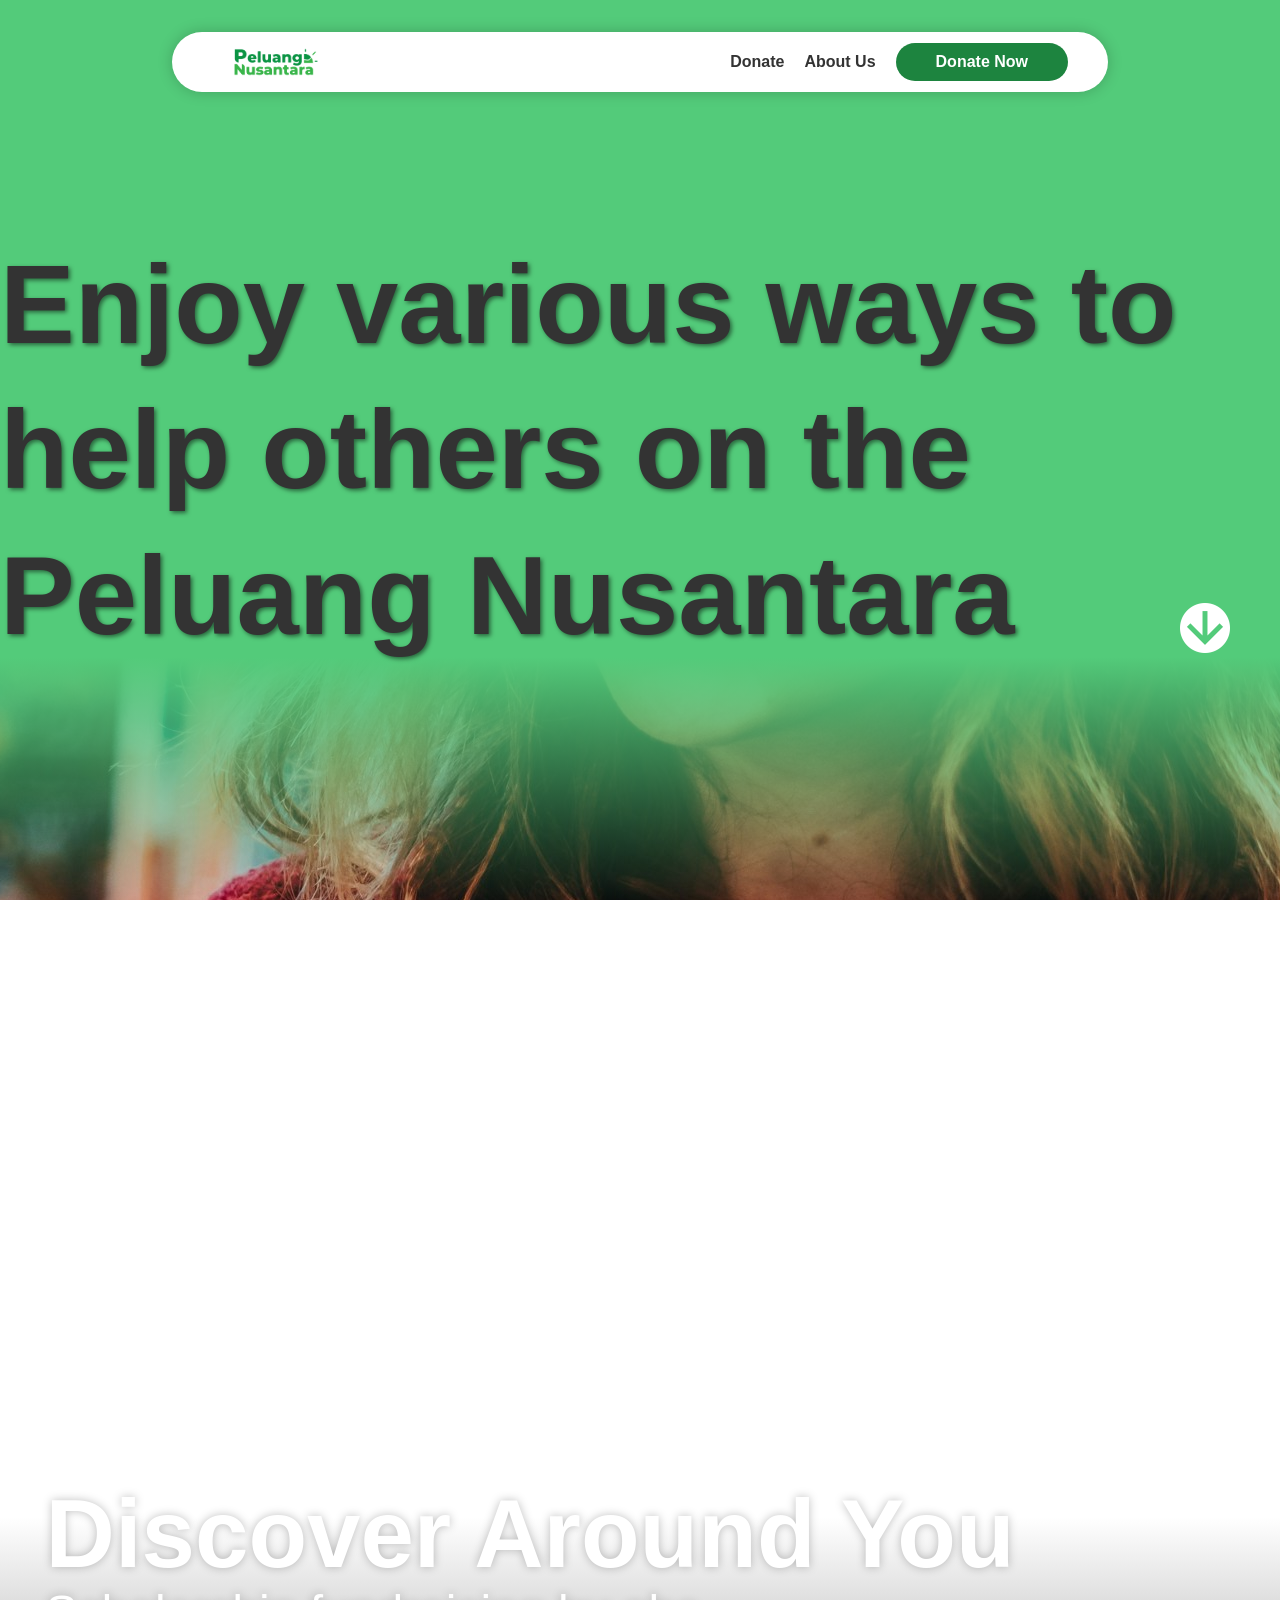
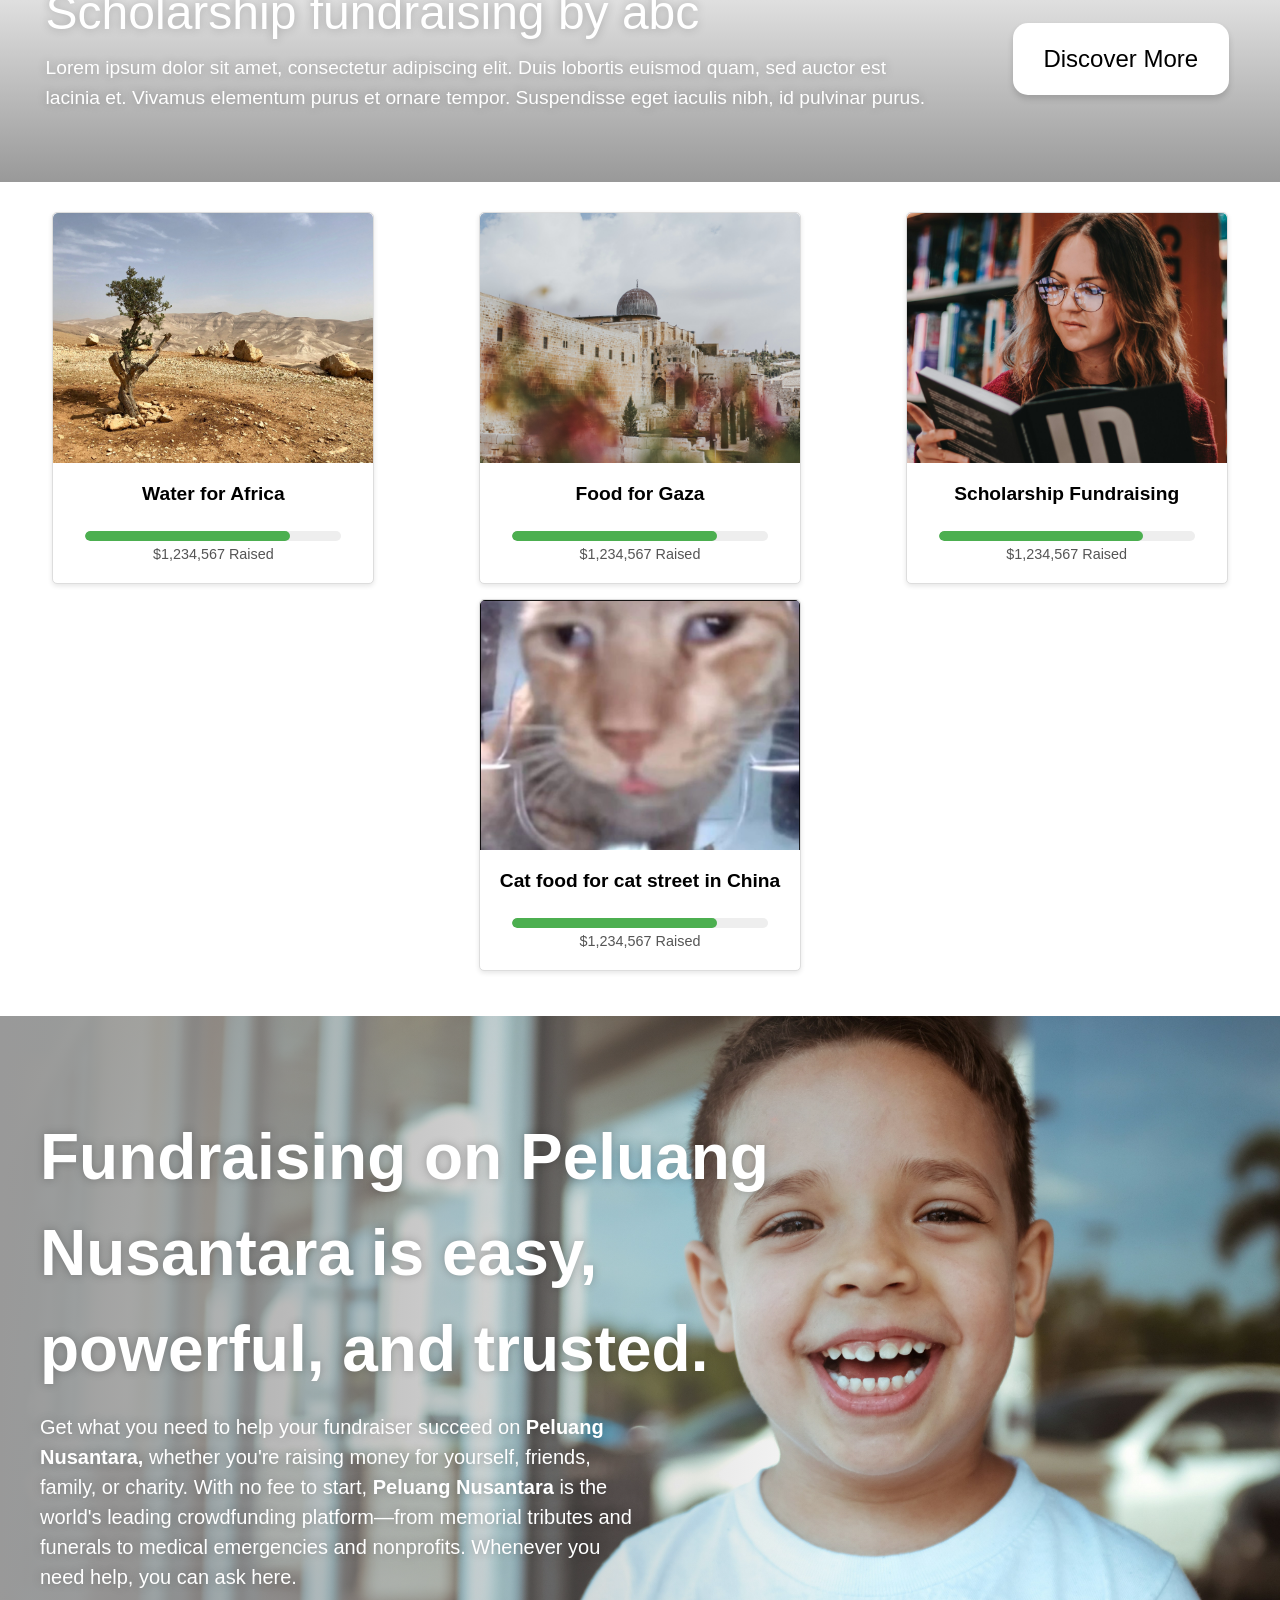
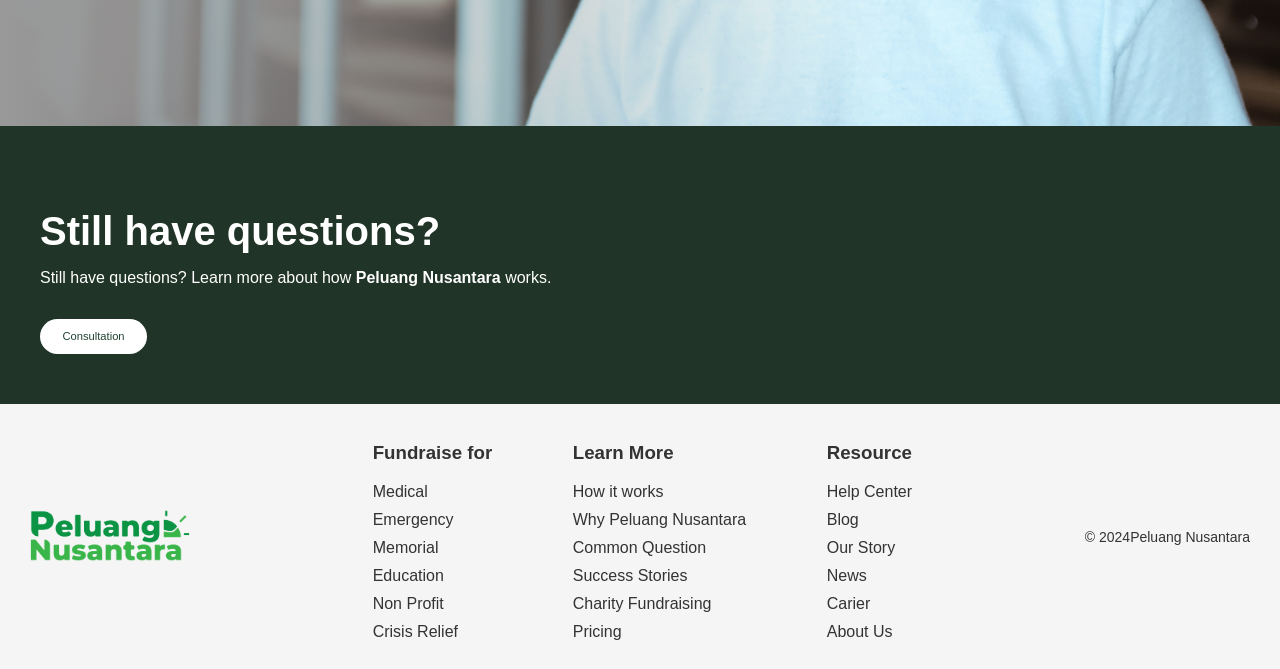
<file: index.html>
<!DOCTYPE html>
<html lang="en">

<head>
    <meta charset="UTF-8">
    <meta name="viewport" content="width=device-width, initial-scale=1.0">
    <title>Document</title>
</head>

<body onload="goTo()">
</body>
    <script src="js/main.js"></script>
</html>
</file>
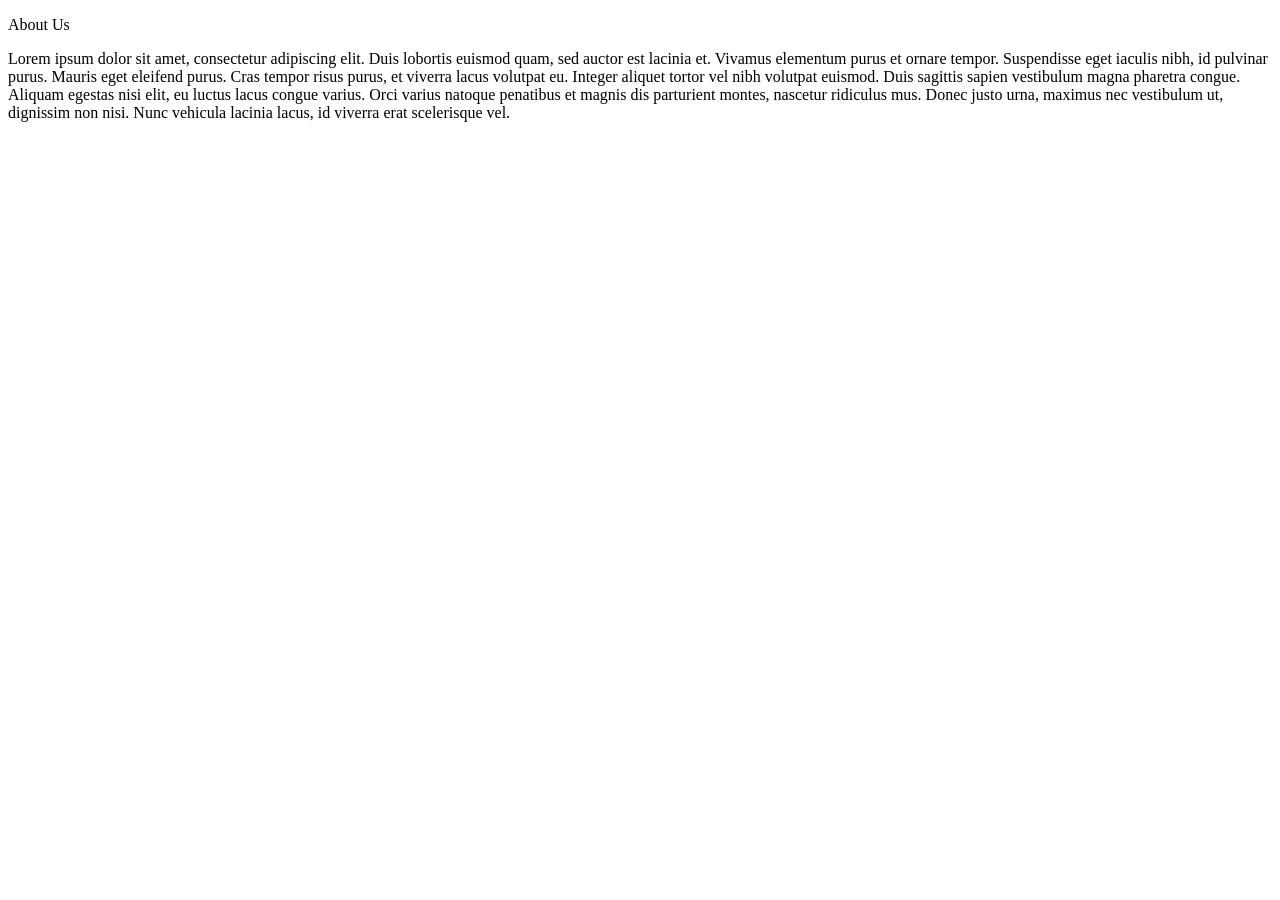
<file: html/about-us.html>
<!DOCTYPE html>
<html lang="en">

<head>
    <meta charset="UTF-8">
    <meta name="viewport" content="width=device-width, initial-scale=1.0">
    <title>Peluang Nusantara - About Us</title>
    <!-- <link rel="stylesheet" href="/css/register.css"> -->
</head>

<body>
<div data-include="../components/navbar.html"></div>

    <div>
        <div>
            <div>
                <p>About Us</p>
            </div>
            <div>
                <p>
                    Lorem ipsum dolor sit amet, consectetur adipiscing elit. Duis lobortis
                    euismod quam, sed auctor est lacinia et. Vivamus elementum purus et
                    ornare tempor. Suspendisse eget iaculis nibh, id pulvinar purus. Mauris
                    eget eleifend purus. Cras tempor risus purus, et viverra lacus volutpat
                    eu. Integer aliquet tortor vel nibh volutpat euismod. Duis sagittis
                    sapien vestibulum magna pharetra congue. Aliquam egestas nisi elit, eu
                    luctus lacus congue varius. Orci varius natoque penatibus et magnis dis
                    parturient montes, nascetur ridiculus mus. Donec justo urna, maximus nec
                    vestibulum ut, dignissim non nisi. Nunc vehicula lacinia lacus, id
                    viverra erat scelerisque vel.
                </p>
            </div>
        </div>
    </div>

    <div data-include="../components/footer-bawah.html"></div>
</body>

</html>
</file>
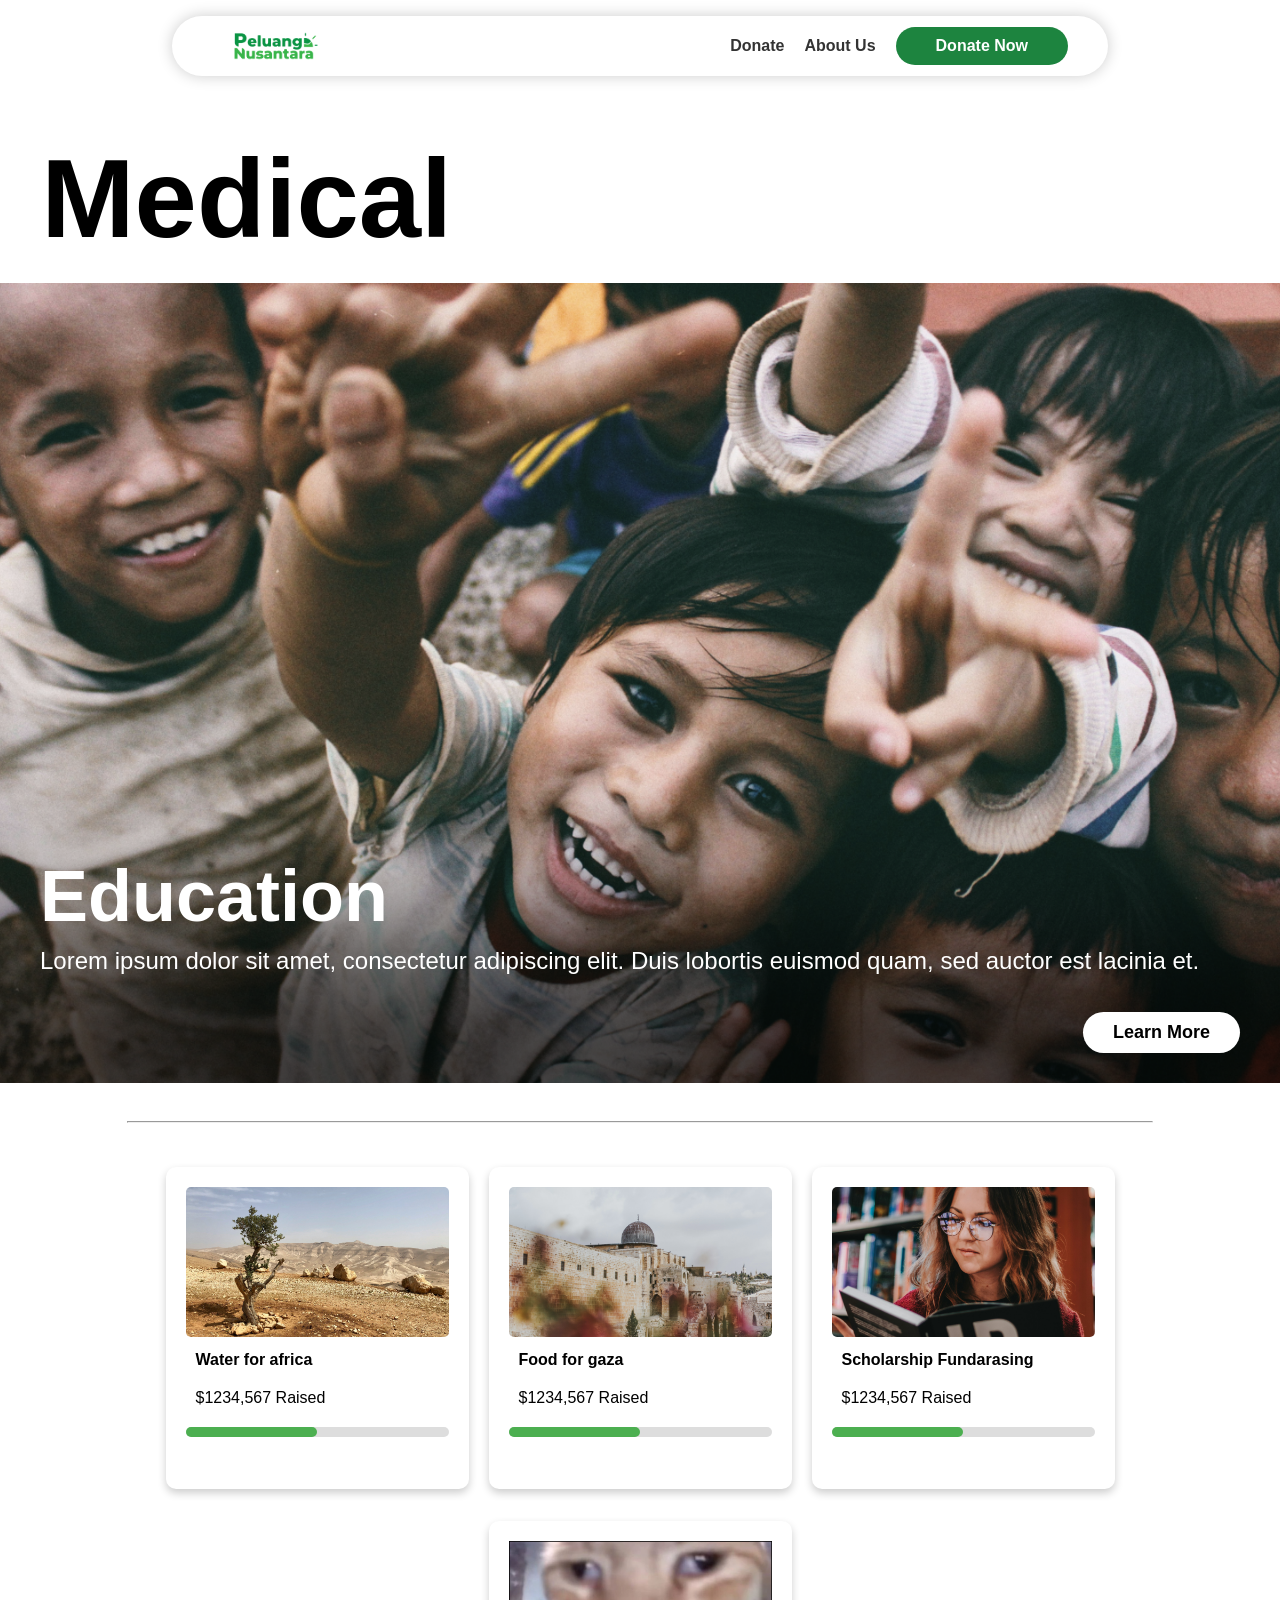
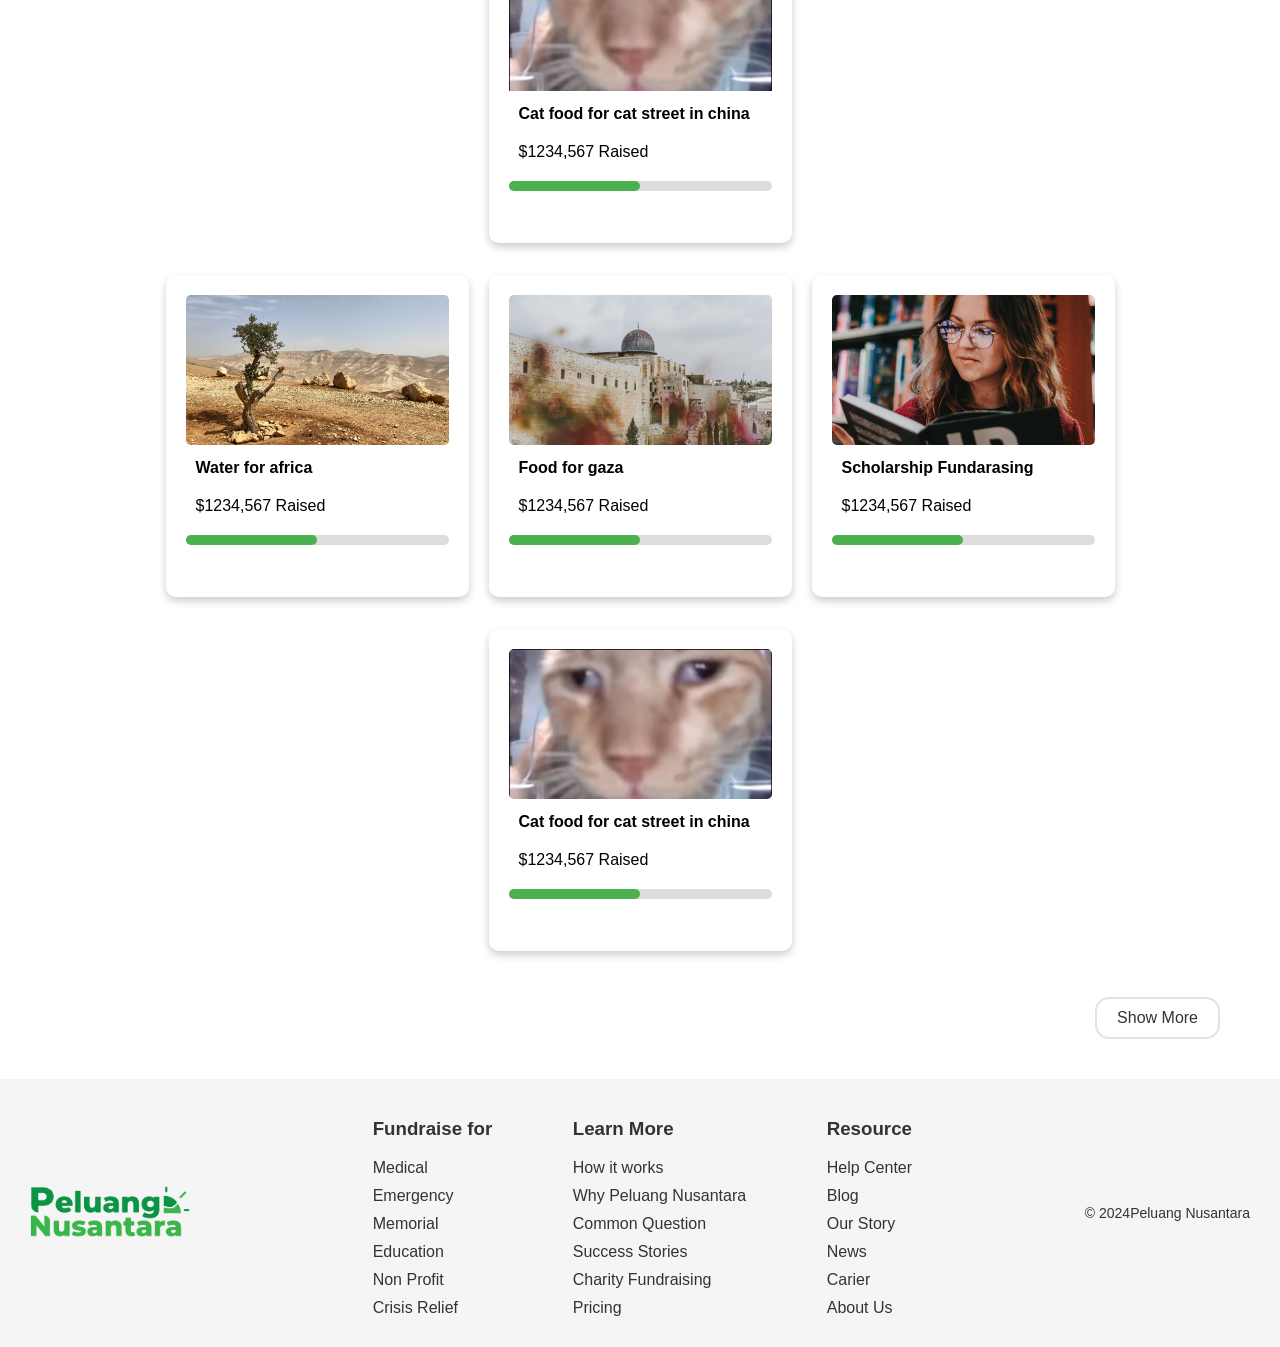
<file: html/donationinti.html>
<!DOCTYPE html>
<html>

<head>
    <meta charset="UTF-8">
    <meta name="viewport" content="width=device-width, initial-scale=1.0">
    <title>Peluang Nusantara - Home</title>
    <link rel="stylesheet" href="../css/navbar.css">
    <link rel="stylesheet" href="../css/donationinti.css">
    <link rel="stylesheet" href="../css/footer-atass.css">
    <link rel="stylesheet" href="../css/footer-bawah.css">
</head>

<body>
    <header>
        <div class="navbar">
            <a href="../html/home.html">
                <img src="../assets/logo.png" class="mylogo" alt="Homepage" loading="lazy">
            </a>
            <nav>
                <ul>
                    <!-- <li><a href="../html/home.html">Home</a></li> -->
                    <li><a href="../html/donationmenu.html">Donate</a></li>
                    <li><a href="#">About Us</a></li>
                    <li>
                        <a href="../html/register.html" class="joinuss">
                            Donate Now
                        </a>
                    </li>
                </ul>
            </nav>
        </div>
    </header>

    <div class="title">
        <h1>Medical</h1>
    </div>

    <div class="lower-container">
        <div class="lower-category">
            <img src="../assets/education.png" alt="Education">
            <div class="overlay">
                <h3>Education</h3>
                <p>Lorem ipsum dolor sit amet, consectetur adipiscing elit. Duis lobortis euismod quam, sed auctor
                    est lacinia
                    et.
                </p>
                <div class="discover">
                    <div class="discover-btn">
                        <a href="../html/information.html">Learn More</a>
                    </div>
                </div>
            </div>
        </div>
    </div>
    <hr>
    <div class="container">
        <div class="card">
            <a href="information.html">
                <img src="../assets/desert.jpg" alt="Water for Africa" class="card-img">
                <div class="card-title">Water for africa</div>
                <div class="card-text">$1234,567 Raised</div>
                <div class="progress-container">
                    <div class="progress-bar"></div>
                </div>
            </a>
        </div>
        <div class="card">
            <a href="information.html">
                <img src="../assets/food.png" alt="Food for Gaza" class="card-img">
                <div class="card-title">Food for gaza</div>
                <div class="card-text">$1234,567 Raised</div>
                <div class="progress-container">
                    <div class="progress-bar"></div>
                </div>
            </a>
        </div>
        <div class="card">
            <a href="information.html">
                <img src="../assets/kevin-lehtla.jpg" alt="Scholarship Fundarasing" class="card-img">
                <div class="card-title">Scholarship Fundarasing</div>
                <div class="card-text">$1234,567 Raised</div>
                <div class="progress-container">
                    <div class="progress-bar"></div>
                </div>
            </a>
        </div>
        <div class="card">
            <a href="information.html">
                <img src="../assets/catFood.png" alt="Cat Food for Cat Street in China" class="card-imgs" style="object-position: top;">
                <div class="card-title">Cat food for cat street in china</div>
                <div class="card-text">$1234,567 Raised</div>
                <div class="progress-container">
                    <div class="progress-bar"></div>
                </div>
            </a>
        </div>
    </div>

    <div class="container">
        <div class="card">
            <a href="information.html">
                <img src="../assets/desert.jpg" alt="Water for Africa" class="card-img">
                <div class="card-title">Water for africa</div>
                <div class="card-text">$1234,567 Raised</div>
                <div class="progress-container">
                    <div class="progress-bar"></div>
                </div>
            </a>
        </div>
        <div class="card">
            <a href="information.html">
                <img src="../assets/food.png" alt="Food for Gaza" class="card-img">
                <div class="card-title">Food for gaza</div>
                <div class="card-text">$1234,567 Raised</div>
                <div class="progress-container">
                    <div class="progress-bar"></div>
                </div>
            </a>
        </div>
        <div class="card">
            <a href="information.html">
                <img src="../assets/kevin-lehtla.jpg" alt="Scholarship Fundarasing" class="card-img">
                <div class="card-title">Scholarship Fundarasing</div>
                <div class="card-text">$1234,567 Raised</div>
                <div class="progress-container">
                    <div class="progress-bar"></div>
                </div>
            </a>
        </div>
        <div class="card">
            <a href="information.html">
                <img src="../assets/catFood.png" alt="Cat Food for Cat Street in China" class="card-img" style="object-position: top;">
                <div class="card-title">Cat food for cat street in china</div>
                <div class="card-text">$1234,567 Raised</div>
                <div class="progress-container">
                    <div class="progress-bar"></div>
                </div>
            </a>
        </div>
    </div>

    <div class="show-more-container">
        <button class="show-more">Show More</button>
    </div>

    <footer class="footer">
        <div class="footer-logo">
            <div class="mylogo-footer"><img src="../assets/logo.png" alt="Peluang Nusantara Logo"></div>
        </div>
        <div class="footer-nav">
            <div>
                <h3>Fundraise for</h3>
                <ul>
                    <li><a href="../html/donationinti.html">Medical</a></li>
                    <li><a href="../html/donationinti.html">Emergency</a></li>
                    <li><a href="../html/donationinti.html">Memorial</a></li>
                    <li><a href="../html/donationinti.html">Education</a></li>
                    <li><a href="../html/donationinti.html">Non Profit</a></li>
                    <li><a href="../html/donationinti.html">Crisis Relief</a></li>
                </ul>
            </div>
            <div>
                <h3>Learn More</h3>
                <ul>
                    <li><a href="#">How it works</a></li>
                    <li><a href="#">Why Peluang Nusantara</a></li>
                    <li><a href="#">Common Question</a></li>
                    <li><a href="#">Success Stories</a></li>
                    <li><a href="#">Charity Fundraising</a></li>
                    <li><a href="#">Pricing</a></li>
                </ul>
            </div>
            <div>
                <h3>Resource</h3>
                <ul>
                    <li><a href="#">Help Center</a></li>
                    <li><a href="#">Blog</a></li>
                    <li><a href="#">Our Story</a></li>
                    <li><a href="#">News</a></li>
                    <li><a href="#">Carier</a></li>
                    <li><a href="#">About Us</a></li>
                </ul>
            </div>
        </div>
        <div class="footer-links">
            <a href="#">© 2024Peluang Nusantara</a>
            <!-- <a href="#">Terms</a>
            <a href="#">Privacy Notice</a>
            <a href="#">Legal</a>
            <a href="#">Accessibility Statement</a>
            <a href="#">Your Privacy Cookies</a> -->
        </div>
    </footer>

    <script>
        window.addEventListener('scroll', (event) => {
            let scroll = this.scrollY;
            if (scroll >= 100) {
                document.getElementsByClassName('navbar')[0]
                    .setAttribute('style', `
                        width: 90%;
                        background-color: rgba(255, 255, 255, 0.65);
                        backdrop-filter: blur(5px);
                    `);
            } else {
                document.getElementsByClassName('navbar')[0]
                    .setAttribute('style', `
                        width: 70%;
                        background-color: rgba(255, 255, 255, 1);
                        backdrop-filter: blur(0px);
                    `);
            }
        })
    </script>
</body>

</html>
</file>
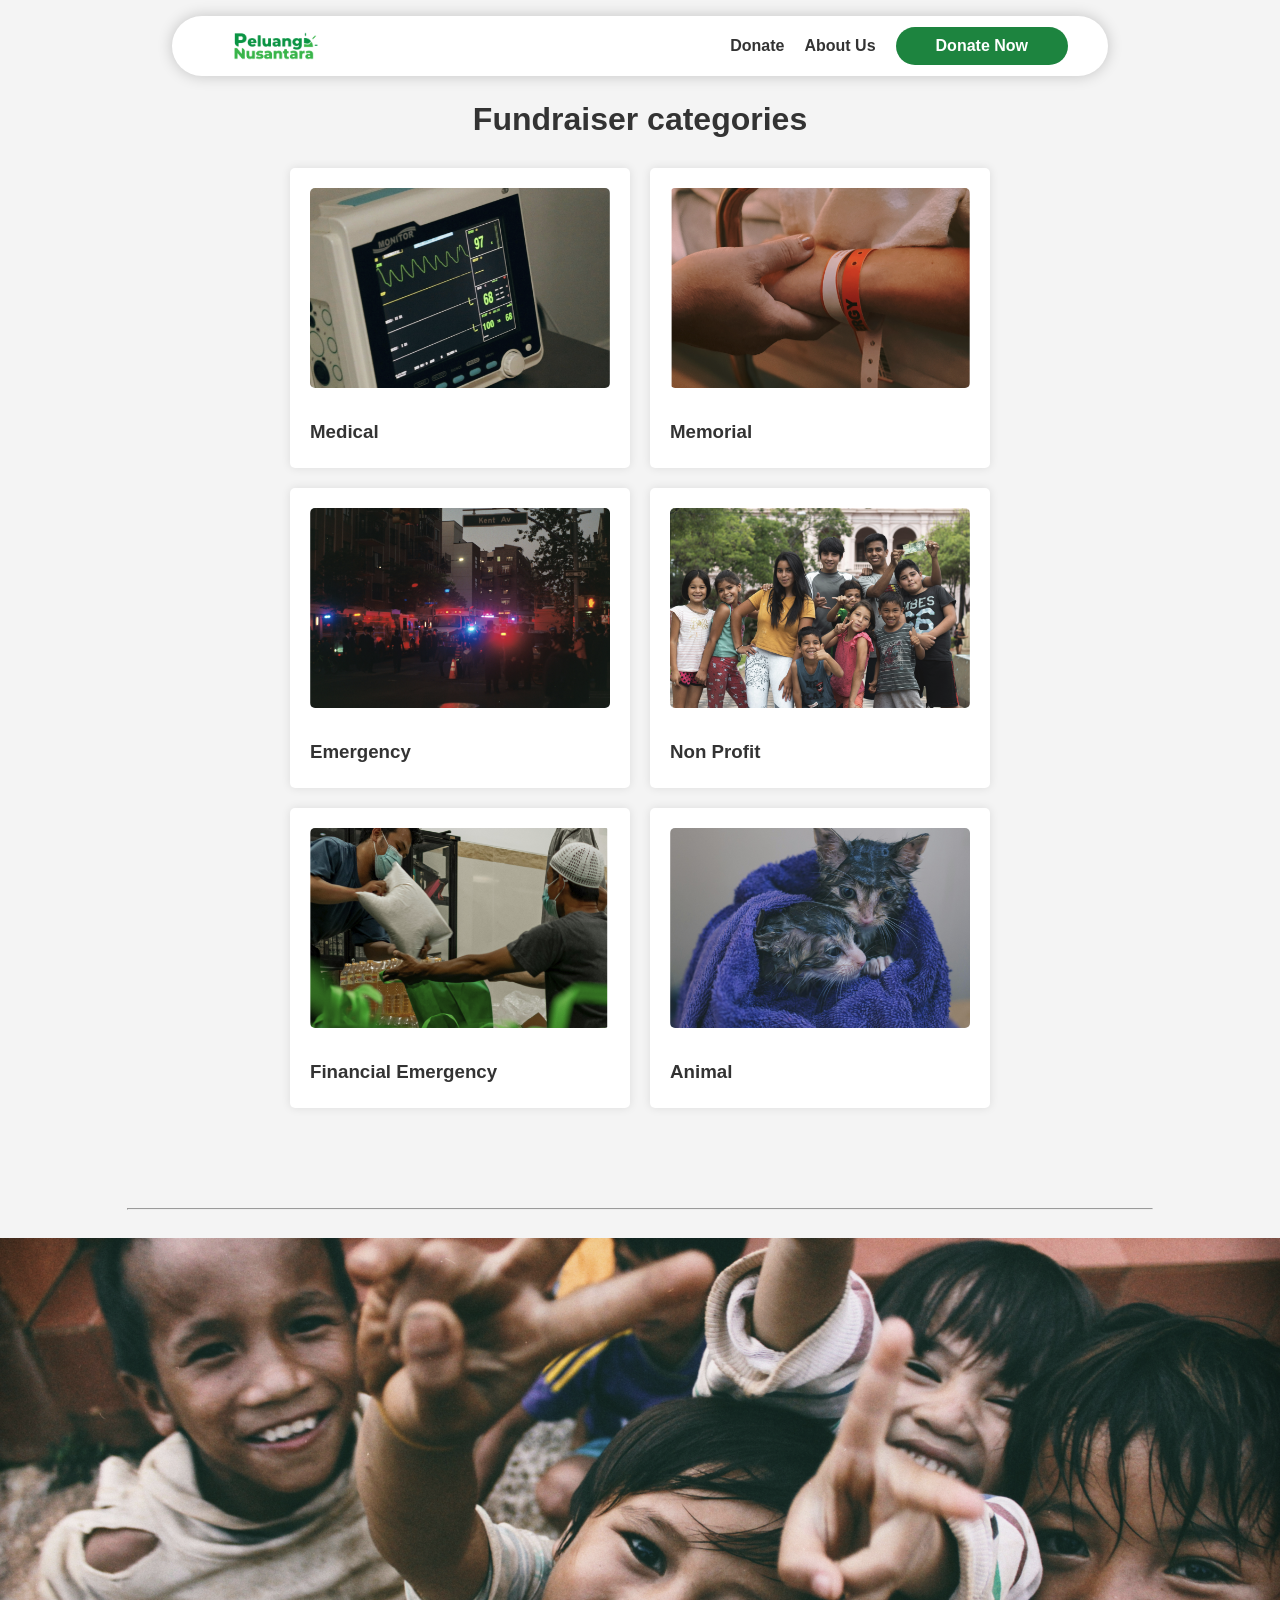
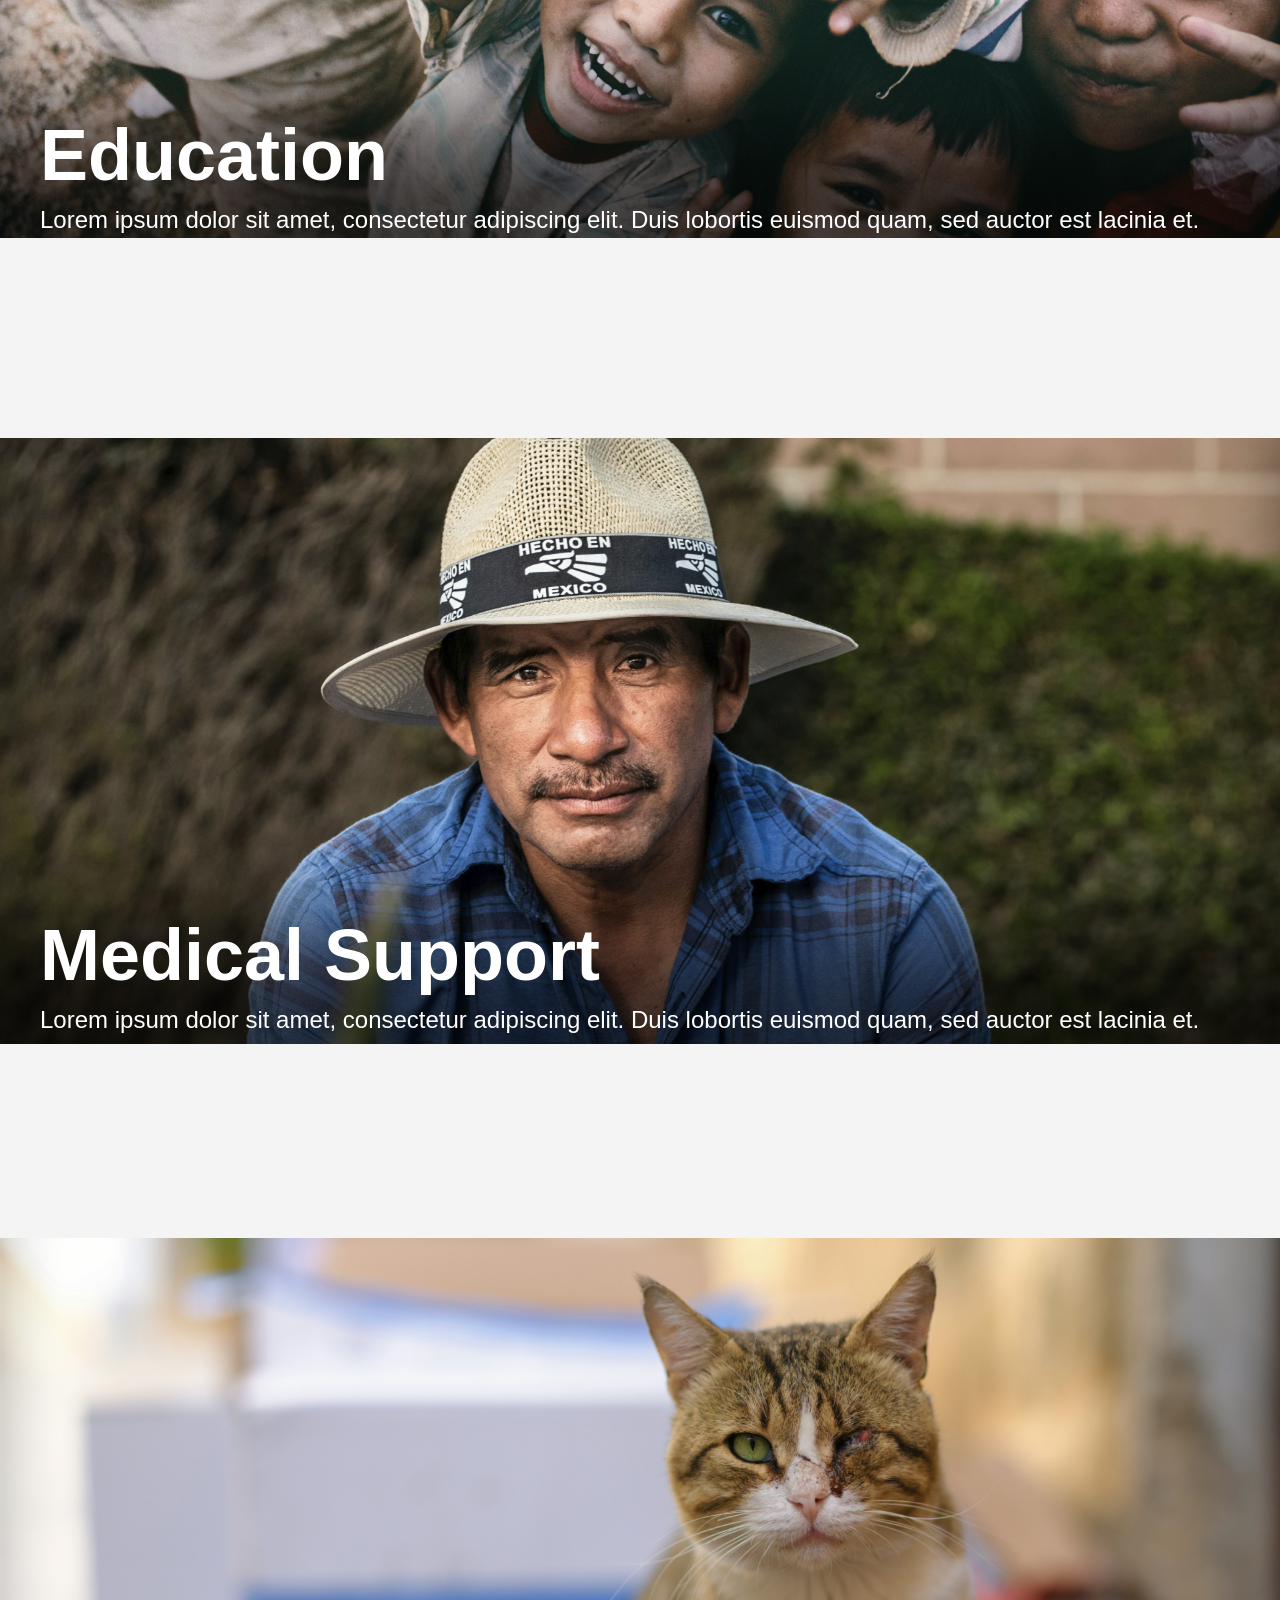
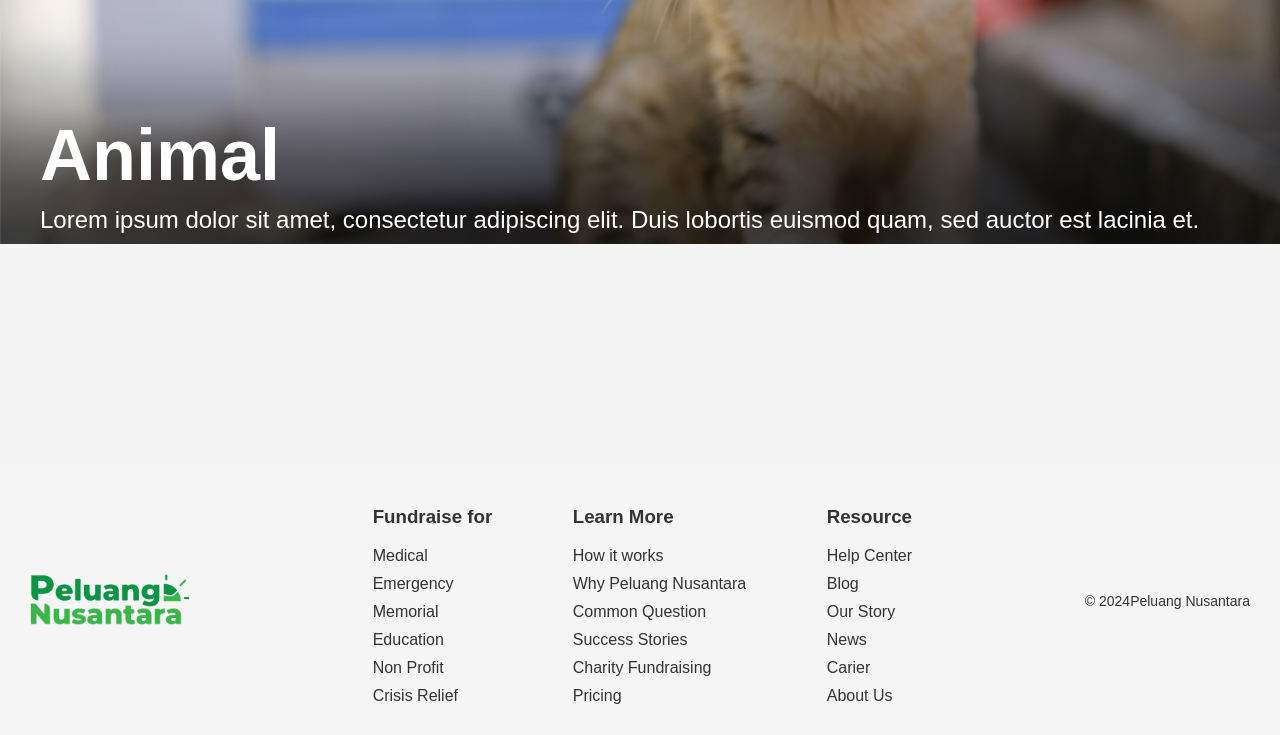
<file: html/donationmenu.html>
<!DOCTYPE html>
<html>

<head>
    <meta charset="UTF-8">
    <meta name="viewport" content="width=device-width, initial-scale=1.0">
    <title>Peluang Nusantara - Home</title>
    <link rel="stylesheet" href="../css/navbar.css">
    <link rel="stylesheet" href="../css/donationmenu.css">
    <link rel="stylesheet" href="../css/footer-atass.css">
    <link rel="stylesheet" href="../css/footer-bawah.css">
</head>

<body>
    <header>
        <div class="navbar">
            <a href="../html/home.html">
                <img src="../assets/logo.png" class="mylogo" alt="Homepage" loading="lazy">
            </a>
            <nav>
                <ul>
                    <!-- <li><a href="../html/home.html">Home</a></li> -->
                    <li><a href="../html/donationmenu.html">Donate</a></li>
                    <li><a href="#">About Us</a></li>
                    <li>
                        <a href="../html/register.html" class="joinuss">
                            Donate Now
                        </a>
                    </li>
                </ul>
            </nav>
        </div>
    </header>

    <div class="container">
        <h1>Fundraiser categories</h1>
        <div class="categories">
            <div class="category">
                <a href="donationinti.html">
                    <img src="../assets/medical.png" alt="Medical">
                    <h3>Medical</h3>
                    <!-- <p>Lorem ipsum dolor sit amet, consectetur adipiscing elit. Duis lobortis euismod quam, sed auctor est lacinia
            et.</p> -->
                </a>
            </div>
            <div class="category">
                <a href="donationinti.html">
                    <img src="../assets/memorial.png" alt="Memorial">
                    <h3>Memorial</h3>
                    <!-- <p>Lorem ipsum dolor sit amet, consectetur adipiscing elit. Duis lobortis euismod quam, sed auctor est lacinia
            et.</p> -->
                </a>
            </div>
            <div class="category">
                <a href="donationinti.html">
                    <img src="../assets/emergency.png" alt="Emergency">
                    <h3>Emergency</h3>
                    <!-- <p>Lorem ipsum dolor sit amet, consectetur adipiscing elit. Duis lobortis euismod quam, sed auctor est lacinia
            et.</p> -->
                </a>
            </div>
            <div class="category">
                <a href="donationinti.html">
                    <img src="../assets/nonprofit.png" alt="Non Profit">
                    <h3>Non Profit</h3>
                    <!-- <p>Lorem ipsum dolor sit amet, consectetur adipiscing elit. Duis lobortis euismod quam, sed auctor est lacinia
            et.</p> -->
                </a>
            </div>
            <div class="category">
                <a href="donationinti.html">
                    <img src="../assets/finanEmer.png" alt="Financial Emergency">
                    <h3>Financial Emergency</h3>
                    <!-- <p>Lorem ipsum dolor sit amet, consectetur adipiscing elit. Duis lobortis euismod quam, sed auctor est lacinia
            et.</p> -->
                </a>
            </div>
            <div class="category">
                <a href="donationinti.html">
                    <img src="../assets/animal.png" alt="Animal">
                    <h3>Animal</h3>
                    <!-- <p>Lorem ipsum dolor sit amet, consectetur adipiscing elit. Duis lobortis euismod quam, sed auctor est lacinia
            et.</p> -->
                </a>
            </div>
        </div>
    </div>
    <hr>
    <div class="lower-container">
        <div class="lower-category">
            <a href="information.html">
                <img src="../assets/education.png" alt="Education">
                <div class="overlay">
                    <h3>Education</h3>
                    <p>Lorem ipsum dolor sit amet, consectetur adipiscing elit. Duis lobortis euismod quam, sed auctor
                        est lacinia
                        et.
                    </p>
                </div>
            </a>
        </div>
        <div class="lower-category">
            <a href="information.html">
                <img src="../assets/medSup.png" alt="Medical Support">
                <div class="overlay">
                    <h3>Medical Support</h3>
                    <p>Lorem ipsum dolor sit amet, consectetur adipiscing elit. Duis lobortis euismod quam, sed auctor
                        est lacinia
                        et.
                    </p>
                </div>
            </a>
        </div>
        <div class="lower-category">
            <a href="information.html">
                <img src="../assets/oneEyeCat.png" alt="Animal one eye cat rescue">
                <div class="overlay">
                    <h3>Animal</h3>
                    <p>Lorem ipsum dolor sit amet, consectetur adipiscing elit. Duis lobortis euismod quam, sed auctor
                        est lacinia
                        et.
                    </p>
                </div>
            </a>
        </div>
    </div>

    <footer class="footer">
        <div class="footer-logo">
            <div class="mylogo-footer"><img src="../assets/logo.png" alt="Peluang Nusantara Logo"></div>
        </div>
        <div class="footer-nav">
            <div>
                <h3>Fundraise for</h3>
                <ul>
                    <li><a href="../html/donationinti.html">Medical</a></li>
                    <li><a href="../html/donationinti.html">Emergency</a></li>
                    <li><a href="../html/donationinti.html">Memorial</a></li>
                    <li><a href="../html/donationinti.html">Education</a></li>
                    <li><a href="../html/donationinti.html">Non Profit</a></li>
                    <li><a href="../html/donationinti.html">Crisis Relief</a></li>
                </ul>
            </div>
            <div>
                <h3>Learn More</h3>
                <ul>
                    <li><a href="#">How it works</a></li>
                    <li><a href="#">Why Peluang Nusantara</a></li>
                    <li><a href="#">Common Question</a></li>
                    <li><a href="#">Success Stories</a></li>
                    <li><a href="#">Charity Fundraising</a></li>
                    <li><a href="#">Pricing</a></li>
                </ul>
            </div>
            <div>
                <h3>Resource</h3>
                <ul>
                    <li><a href="#">Help Center</a></li>
                    <li><a href="#">Blog</a></li>
                    <li><a href="#">Our Story</a></li>
                    <li><a href="#">News</a></li>
                    <li><a href="#">Carier</a></li>
                    <li><a href="#">About Us</a></li>
                </ul>
            </div>
        </div>
        <div class="footer-links">
            <a href="#">© 2024Peluang Nusantara</a>
            <!-- <a href="#">Terms</a>
            <a href="#">Privacy Notice</a>
            <a href="#">Legal</a>
            <a href="#">Accessibility Statement</a>
            <a href="#">Your Privacy Cookies</a> -->
        </div>
    </footer>

    <script>
        window.addEventListener('scroll', (event) => {
            let scroll = this.scrollY;
            if (scroll >= 100) {
                document.getElementsByClassName('navbar')[0]
                    .setAttribute('style', `
                        width: 90%;
                        background-color: rgba(255, 255, 255, 0.65);
                        backdrop-filter: blur(5px);
                    `);
            } else {
                document.getElementsByClassName('navbar')[0]
                    .setAttribute('style', `
                        width: 70%;
                        background-color: rgba(255, 255, 255, 1);
                        backdrop-filter: blur(0px);
                    `);
            }
        })
    </script>
</body>

</html>
</file>
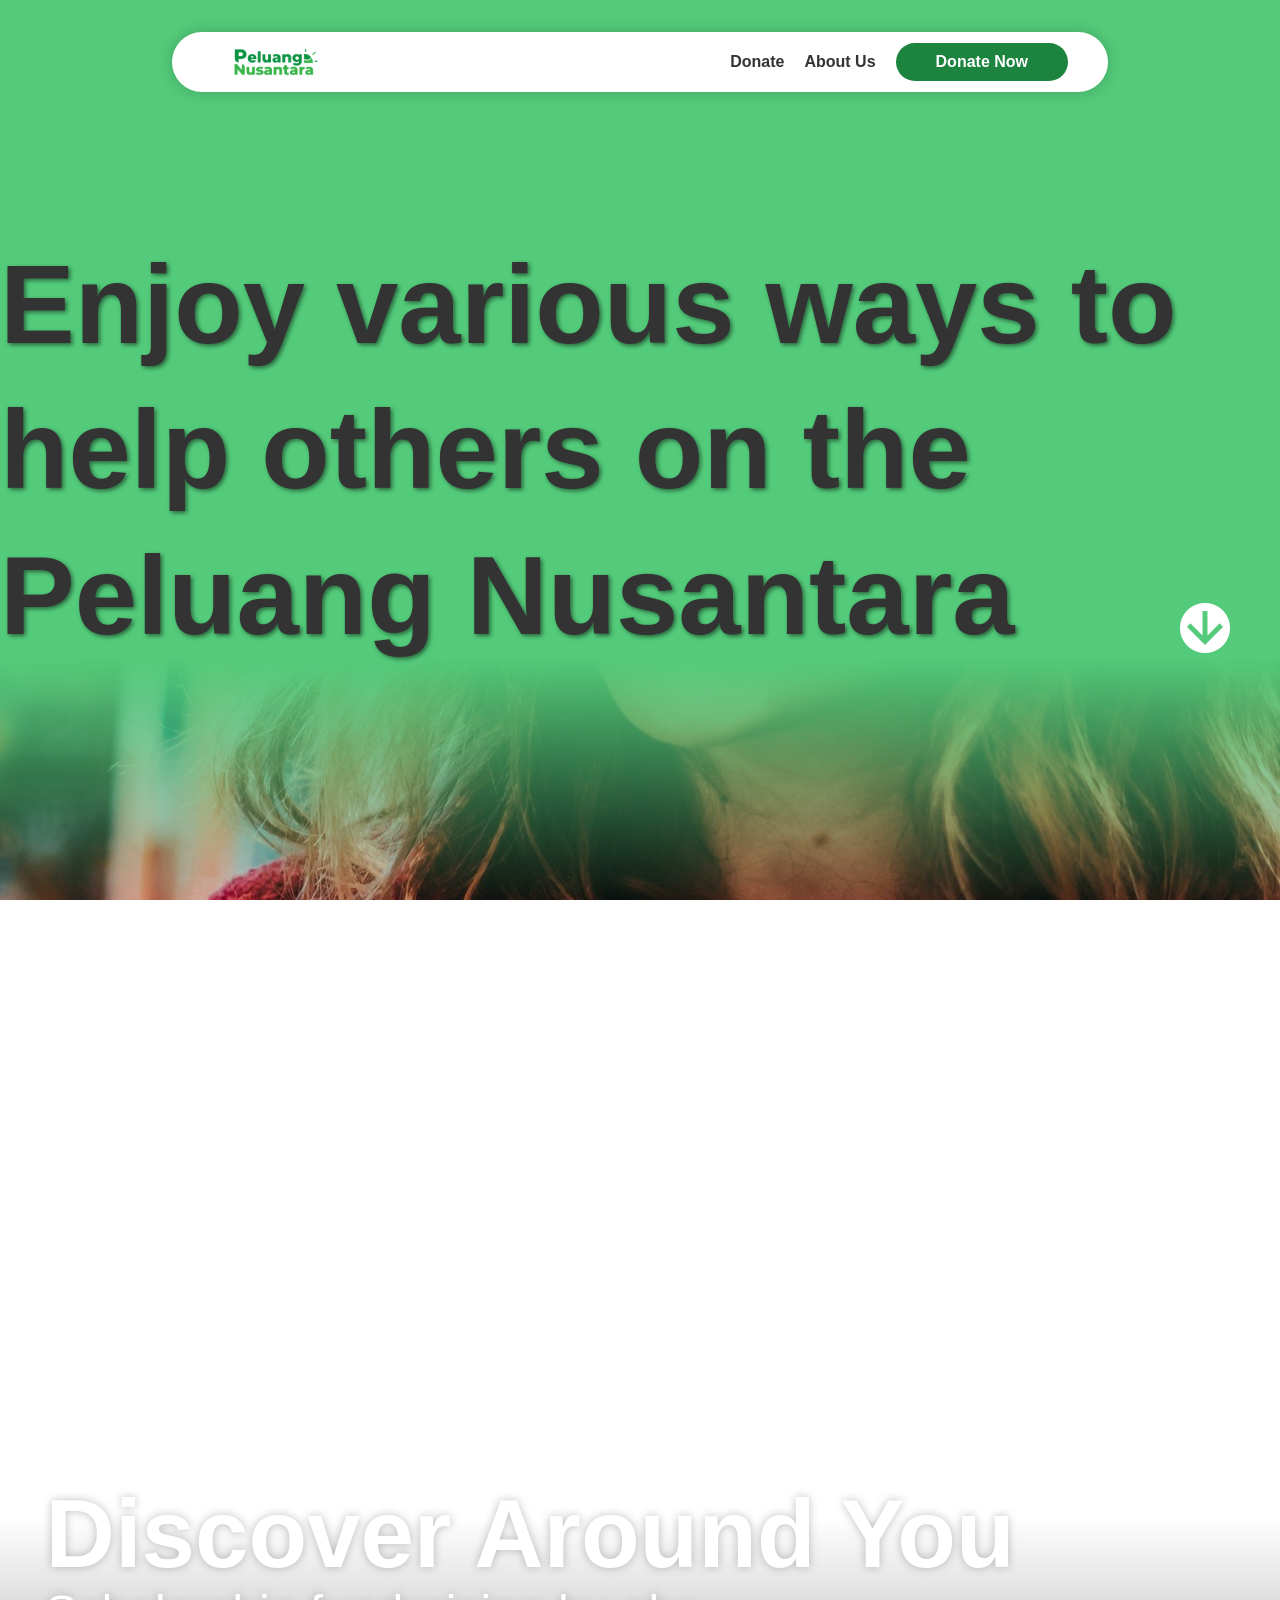
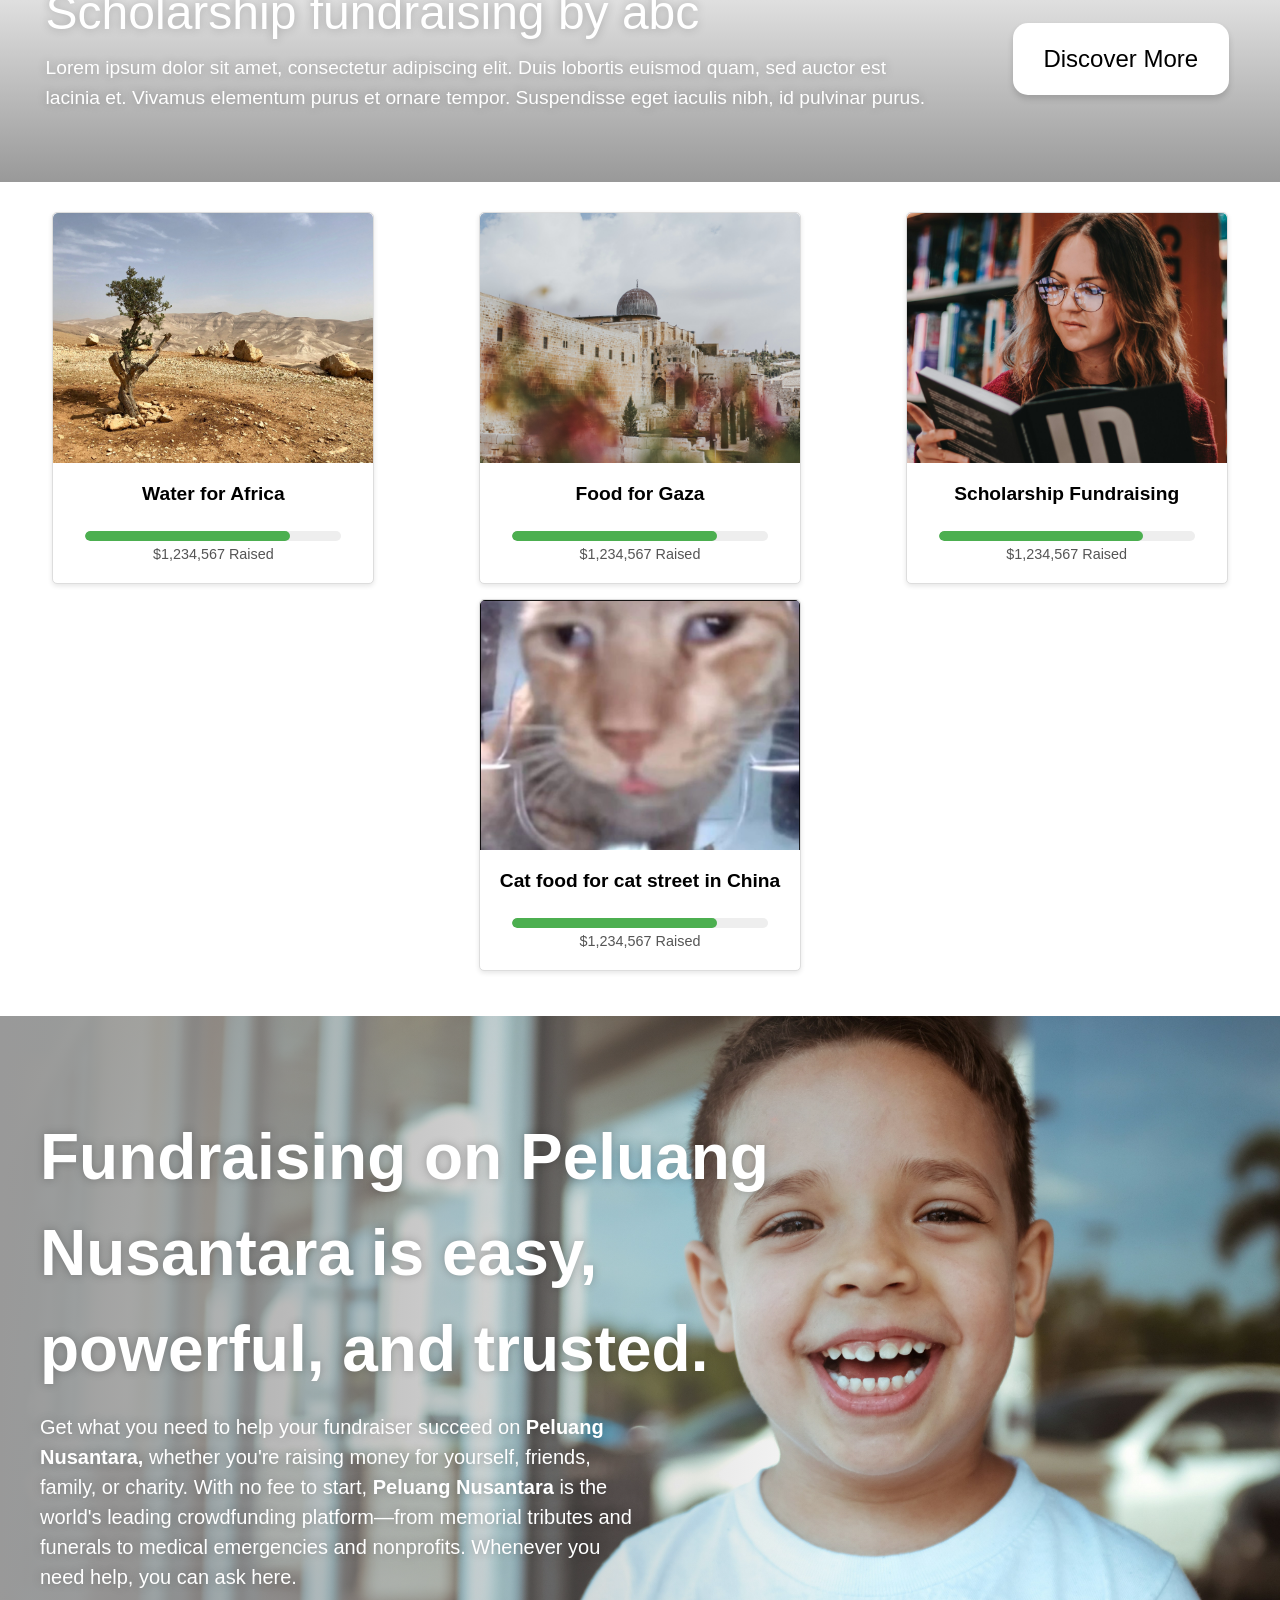
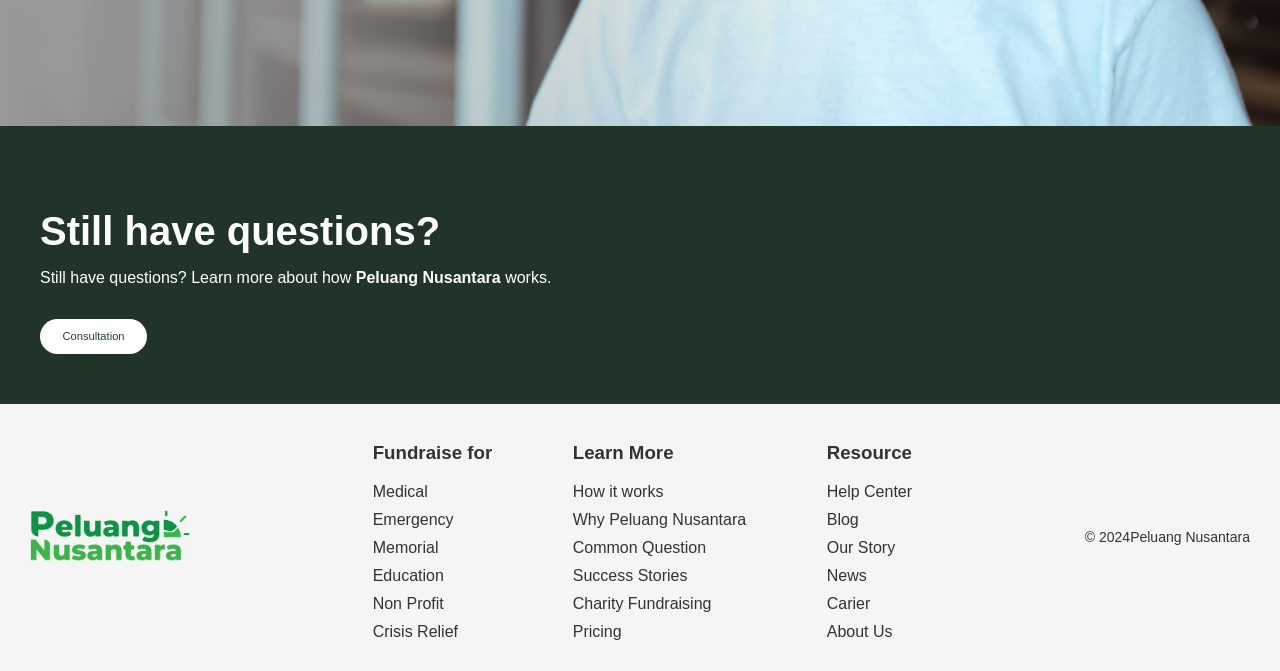
<file: html/home.html>
<!DOCTYPE html>
<html lang="en">

<head>
    <meta charset="UTF-8">
    <meta name="viewport" content="width=device-width, initial-scale=1.0">
    <title>Peluang Nusantara - Home</title>
    <link rel="stylesheet" href="../css/navbar.css">
    <link rel="stylesheet" href="../css/home.css">
    <link rel="stylesheet" href="../css/footer-atass.css">
    <link rel="stylesheet" href="../css/footer-bawah.css">
</head>

<body>
    <div style="margin-top: 2em;"></div>
    <header>
        <div class="navbar">
            <a href="../html/home.html">
                <img src="../assets/logo.png" class="mylogo" alt="Homepage" loading="lazy">
            </a>
            <nav>
                <ul>
                    <!-- <li><a href="../html/home.html">Home</a></li> -->
                    <li><a href="../html/donationmenu.html">Donate</a></li>
                    <li><a href="#">About Us</a></li>
                    <li>
                        <a href="../html/register.html" class="joinuss">
                            Donate Now
                        </a>
                    </li>
                </ul>
            </nav>
        </div>
    </header>

    <section class="jawa">
        <h2>Enjoy various ways to help others on the Peluang Nusantara</h2>
        <div class="arrow-circle bottom" id="scrollDown"></div>
        <!-- <h2>help others on the </h2>
        <h2>Peluang Nusantara</h2> -->
    </section>

    <div class="content">
        <div class="page2">
            <section class="banner"></section>
            <div class="text">
                <h1>Discover Around You</h1>
                <h2>Scholarship fundraising by abc</h2>
                <p>Lorem ipsum dolor sit amet, consectetur adipiscing elit. Duis lobortis euismod quam, sed auctor est
                    lacinia et. Vivamus elementum purus et ornare tempor. Suspendisse eget iaculis nibh, id pulvinar
                    purus.</p>
            </div>
            <div class="discover-btn">
                <a href="../html/information.html"><button>Discover More</button></a>
            </div>
        </div>

        <div class="container">
            <a href="../html/information.html" class="card-link">
                <div class="card">
                    <img src="../assets/desert.jpg" alt="Water for Africa" loading="lazy">
                    <h2>Water for Africa</h2>
                    <div class="progress">
                        <div class="progress-bar" style="width: 80%;"></div>
                    </div>
                    <p>$1,234,567 Raised</p>
                </div>
            </a>

            <a href="../html/information.html" class="card-link">
                <div class="card">
                    <img src="../assets/food.png" alt="Food for Gaza" loading="lazy">
                    <h2>Food for Gaza</h2>
                    <div class="progress">
                        <div class="progress-bar" style="width: 80%;"></div>
                    </div>
                    <p>$1,234,567 Raised</p>
                </div>
            </a>

            <a href="../html/information.html" class="card-link">
                <div class="card">
                    <img src="../assets/kevin-lehtla.jpg" alt="Scholarship Fundraising" loading="lazy">
                    <h2>Scholarship Fundraising</h2>
                    <div class="progress">
                        <div class="progress-bar" style="width: 80%;"></div>
                    </div>
                    <p>$1,234,567 Raised</p>
                </div>
            </a>

            <a href="../html/information.html" class="card-link">
                <div class="card">
                    <img src="../assets/catFood.png" alt="Cat food for cat street in China" style="object-position: top;" loading="lazy">
                    <h2>Cat food for cat street in China</h2>
                    <div class="progress">
                        <div class="progress-bar" style="width: 80%;"></div>
                    </div>
                    <p>$1,234,567 Raised</p>
                </div>
            </a>
        </div>
        
        <section class="niga">
            <div class="text-background">
                <h2>
                    Fundraising on Peluang
                    Nusantara is easy, powerful,
                    and trusted.
                </h2>
                <p>Get what you need to help your fundraiser succeed on <strong>Peluang Nusantara,</strong>
                    whether you're raising money for yourself, friends, family, or charity. With
                    no fee to start, <strong>Peluang Nusantara</strong> is the world's
                    leading crowdfunding platform—from memorial tributes and funerals
                    to medical emergencies and nonprofits. Whenever you need help, you can
                    ask here.
                </p>
            </div>
        </section>

        <section class="faq">
            <h2>Still have questions?</h2>
            <p>Still have questions? Learn more about how <strong>Peluang Nusantara</strong> works.</p>
            <button>Consultation</button>
        </section>
    </div>

    <footer class="footer">
        <div class="footer-logo">
            <div class="mylogo-footer">
                <img src="../assets/logo.png" alt="Peluang Nusantara Logo" loading="lazy">
            </div>
        </div>
        <div class="footer-nav">
            <div>
                <h3>Fundraise for</h3>
                <ul>
                    <li><a href="../html/donationinti.html">Medical</a></li>
                    <li><a href="../html/donationinti.html">Emergency</a></li>
                    <li><a href="../html/donationinti.html">Memorial</a></li>
                    <li><a href="../html/donationinti.html">Education</a></li>
                    <li><a href="../html/donationinti.html">Non Profit</a></li>
                    <li><a href="../html/donationinti.html">Crisis Relief</a></li>
                </ul>
            </div>
            <div>
                <h3>Learn More</h3>
                <ul>
                    <li><a href="#">How it works</a></li>
                    <li><a href="#">Why Peluang Nusantara</a></li>
                    <li><a href="#">Common Question</a></li>
                    <li><a href="#">Success Stories</a></li>
                    <li><a href="#">Charity Fundraising</a></li>
                    <li><a href="#">Pricing</a></li>
                </ul>
            </div>
            <div>
                <h3>Resource</h3>
                <ul>
                    <li><a href="#">Help Center</a></li>
                    <li><a href="#">Blog</a></li>
                    <li><a href="#">Our Story</a></li>
                    <li><a href="#">News</a></li>
                    <li><a href="#">Carier</a></li>
                    <li><a href="#">About Us</a></li>
                </ul>
            </div>
        </div>
        <div class="footer-links">
            <a href="#">© 2024Peluang Nusantara</a>
            <!-- <a href="#">Terms</a>
            <a href="#">Privacy Notice</a>
            <a href="#">Legal</a>
            <a href="#">Accessibility Statement</a>
            <a href="#">Your Privacy Cookies</a> -->
        </div>
    </footer>
</body>
<script>
    window.addEventListener('scroll', (event) => {
        let scroll = this.scrollY;
        let headElem = document.getElementsByClassName("jawa")[0]
        if (scroll >= headElem.clientHeight) {
            document.getElementsByClassName('navbar')[0]
                .setAttribute('style', `
                    width: 90%;
                    background-color: rgba(255, 255, 255, 0.65);
                    backdrop-filter: blur(5px);
                `);
        } else {
            document.getElementsByClassName('navbar')[0]
                .setAttribute('style', `
                    width: 70%;
                    background-color: rgba(255, 255, 255, 1);
                    backdrop-filter: blur(0px);
                `);
        }
    })

    document.getElementById('scrollDown').addEventListener('click', () => {
        let elem = document.getElementsByClassName("content")[0];
        console.log(elem.clientHeight)
        smoothScroll(elem)
    });

    smoothScroll = function(target) {
        var scrollContainer = target;
        do { //find scroll container
            scrollContainer = scrollContainer.parentNode;
            if (!scrollContainer) return;
            scrollContainer.scrollTop += 1;
        } while (scrollContainer.scrollTop == 0);

        var targetY = 0;
        do { //find the top of target relatively to the container
            if (target == scrollContainer) break;
            targetY += target.offsetTop;
        } while (target = target.offsetParent);

        scroll = function(c, a, b, i) {
            i++; if (i > 30) return;
            c.scrollTop = a + (b - a) / 30 * i;
            setTimeout(function(){ scroll(c, a, b, i); }, 20);
        }
        // start scrolling
        scroll(scrollContainer, scrollContainer.scrollTop, targetY, 0);
    }
</script>
</html>
</file>
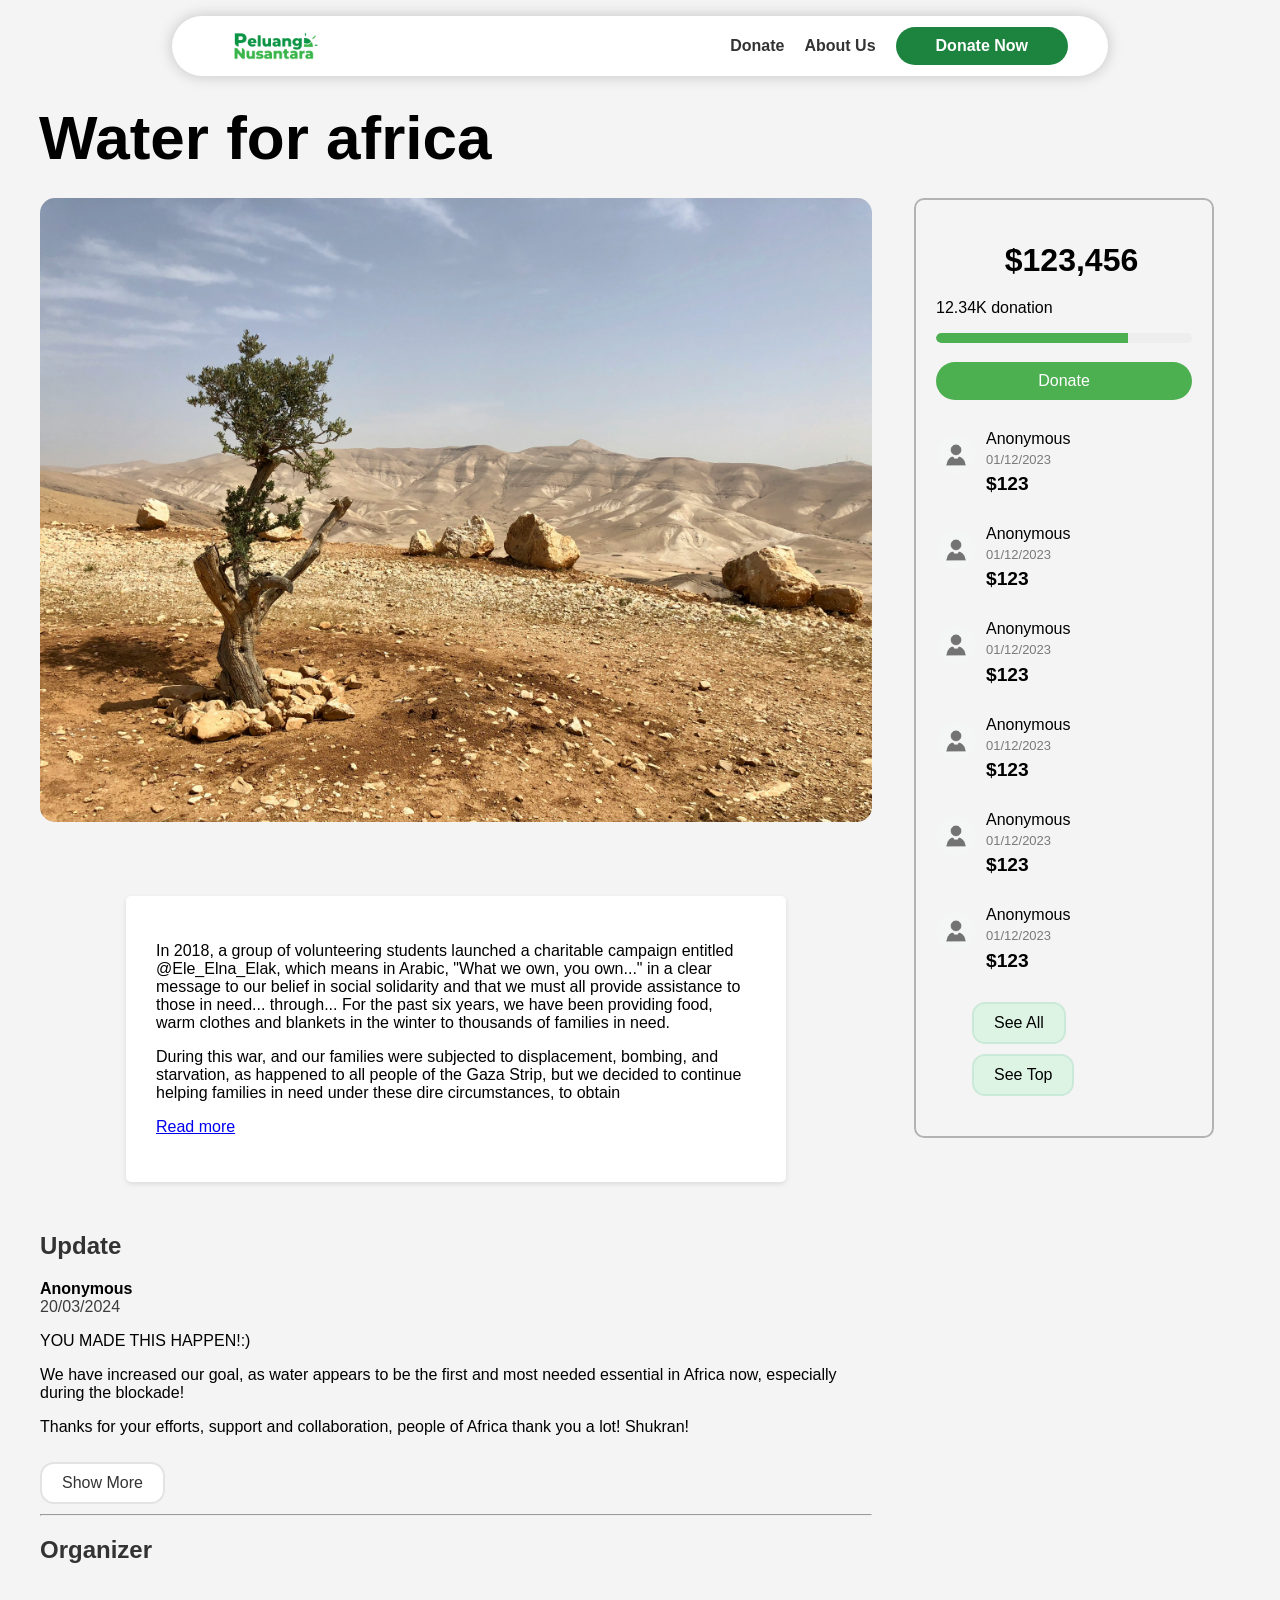
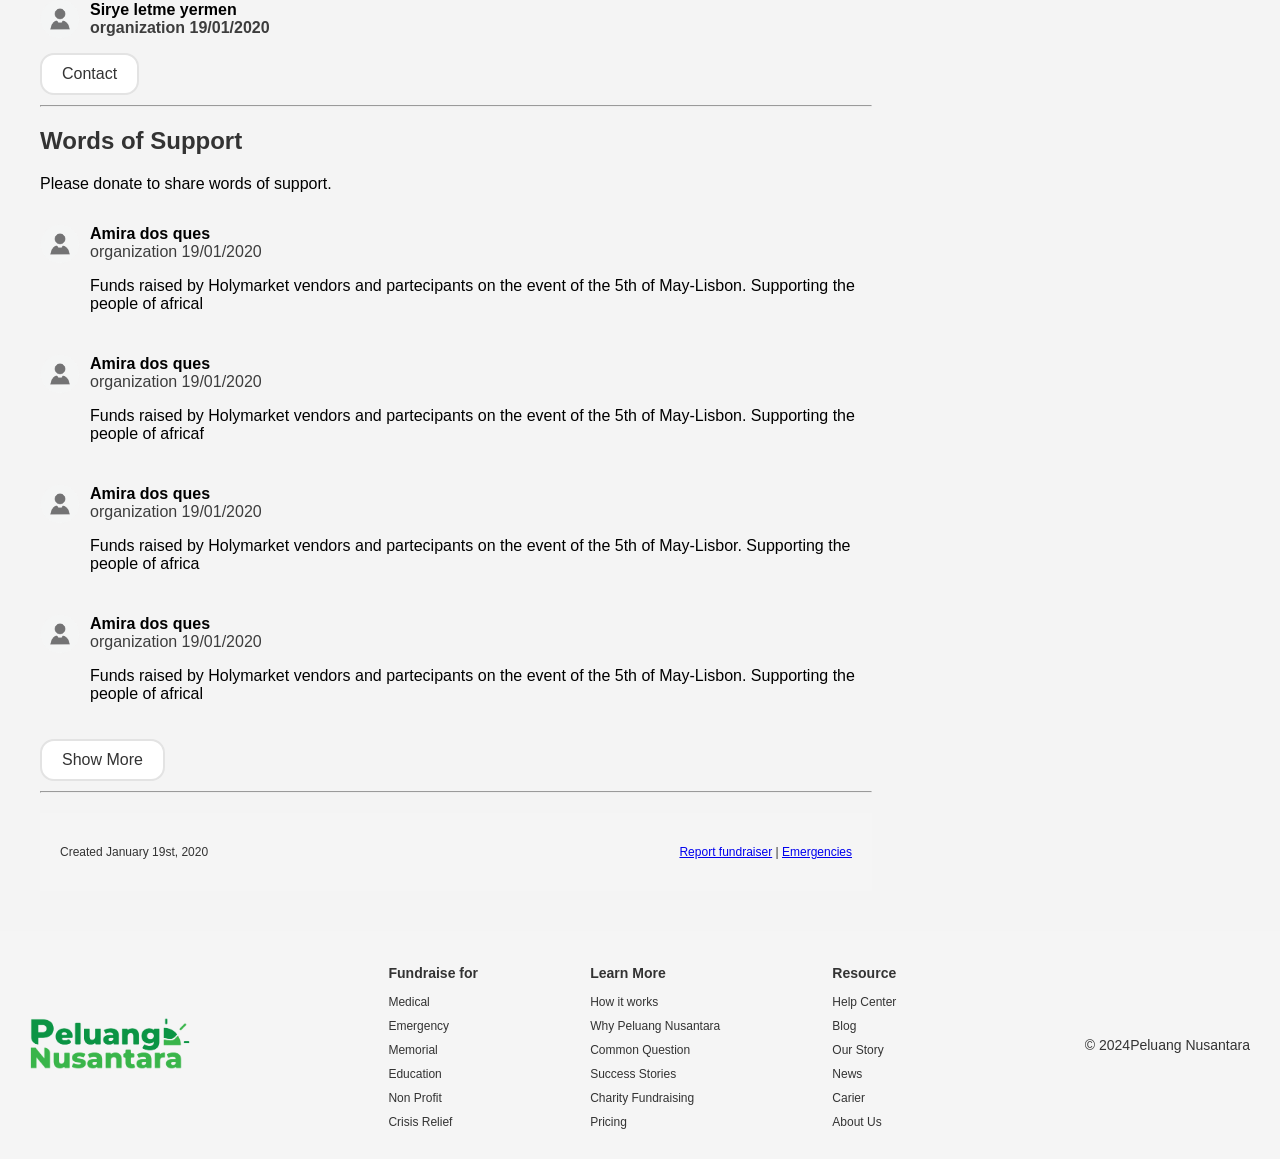
<file: html/information.html>
<!DOCTYPE html>
<html lang="en">

<head>
    <meta charset="UTF-8">
    <meta name="viewport" content="width=device-width, initial-scale=1.0">
    <title>Peluang Nusantara - Information</title>
    <link rel="stylesheet" href="../css/navbar.css">
    <link rel="stylesheet" href="../css/information.css">
    <link rel="stylesheet" href="../css/modal.css">
    <link rel="stylesheet" href="../css/payment.css">
    <link rel="stylesheet" href="../css/footer-atass.css">
    <link rel="stylesheet" href="../css/footer-bawah.css">
    <link rel="stylesheet" href="../css/thankyou.css">
</head>

<body>
    <header>
        <div class="navbar">
            <a href="../html/home.html">
                <img src="../assets/logo.png" class="mylogo" alt="Homepage" loading="lazy">
            </a>
            <nav>
                <ul>
                    <!-- <li><a href="../html/home.html">Home</a></li> -->
                    <li><a href="../html/donationmenu.html">Donate</a></li>
                    <li><a href="#">About Us</a></li>
                    <li>
                        <a href="../html/register.html" class="joinuss">
                            Donate Now
                        </a>
                    </li>
                </ul>
            </nav>
        </div>
    </header>

    <h1 class="title">Water for africa</h1>
    <div class="main-content">
        <div class="content2">
            <div class="left">
                <img src="../assets/desert.jpg" class="image" alt="Water for africa">
                <div class="content">
                    <p>In 2018, a group of volunteering students launched a charitable campaign entitled @Ele_Elna_Elak,
                        which means in Arabic, "What we own, you own..." in a clear message to our belief in social
                        solidarity and that we must all provide assistance to those in need... through... For the past
                        six
                        years, we have been providing food, warm clothes and blankets in the winter to thousands of
                        families
                        in need.</p>
                    <p>During this war, and our families were subjected to displacement, bombing, and starvation, as
                        happened to all people of the Gaza Strip, but we decided to continue helping families in need
                        under
                        these dire circumstances, to obtain</p>
                    <p><a href="#">Read more</a></p>
                </div>
                <div class="update">
                    <h2>Update</h2>
                    <p class="support-text name">Anonymous</p>
                    <p class="support-text date">20/03/2024</p>
                    <div class="text">
                        <p>YOU MADE THIS HAPPEN!:)</p>
                        <p>
                            We have increased our goal, as water appears to be the first and most needed essential in Africa now, especially during the blockade!
                        </p>
                        <p>
                            Thanks for your efforts, support and collaboration, people of Africa thank you a lot! Shukran!
                        </p>
                    </div>
                    <button class="show-more">Show More</button>
                </div>
                <hr>
                <div class="organizer">
                    <h2>Organizer</h2>
                    <div class="organizer-info">
                        <div class="person">
                            <img src="../assets/people-01.png" alt="Person">
                        </div>
                        <div>
                            <p class="support-text name">Sirye letme yermen</p>
                            <p class="support-text date">organization 19/01/2020</p>
                        </div>
                    </div>
                    <button class="contact">Contact</button>
                </div>
                <hr>
                <div class="words-of-support">
                    <h2>Words of Support</h2>
                    <p>Please donate to share words of support.</p>
                    <div class="support-item">
                        <div class="support-person">
                            <img src="../assets/people-01.png" alt="Person">
                        </div>
                        <div>
                            <p class="support-text name">Amira dos ques</p>
                            <p class="support-text date">organization 19/01/2020</p>
                            <p>Funds raised by Holymarket vendors and partecipants on the event of the 5th of
                                May-Lisbon.
                                Supporting the people of africal</p>
                        </div>
                    </div>
                    <div class="support-item">
                        <div class="support-person">
                            <img src="../assets/people-01.png" alt="Person">
                        </div>
                        <div>
                            <p class="support-text name">Amira dos ques</p>
                            <p class="support-text date">organization 19/01/2020</p>
                            <p>Funds raised by Holymarket vendors and partecipants on the event of the 5th of
                                May-Lisbon.
                                Supporting the people of africaf</p>
                        </div>
                    </div>
                    <div class="support-item">
                        <div class="support-person">
                            <img src="../assets/people-01.png" alt="Person">
                        </div>
                        <div>
                            <p class="support-text name">Amira dos ques</p>
                            <p class="support-text date">organization 19/01/2020</p>
                            <p>Funds raised by Holymarket vendors and partecipants on the event of the 5th of
                                May-Lisbor.
                                Supporting the people of africa</p>
                        </div>
                    </div>
                    <div class="support-item">
                        <div class="support-person">
                            <img src="../assets/people-01.png" alt="Person">
                        </div>
                        <div>
                            <p class="support-text name">Amira dos ques</p>
                            <p class="support-text date">organization 19/01/2020</p>
                            <p>Funds raised by Holymarket vendors and partecipants on the event of the 5th of
                                May-Lisbon.
                                Supporting the people of africal</p>
                        </div>
                    </div>
                    <button class="show-more">Show More</button>
                </div>
                <hr>
                <div class="footer">
                    <p>Created January 19st, 2020</p>
                    <p><a href="#">Report fundraiser</a> | <a href="#">Emergencies</a></p>
                </div>
            </div>

            <div class="right">
                <h1 class="title">$123,456</h1>
                <p>12.34K donation</p>
                <div class="donation-bar">
                    <div class="progress"></div>
                </div>

                <div id="paymentModal" class="modal">
                    <style>
                        .btn-group {
                            display: flex;
                        }

                        .btn-group input[type="radio"] {
                            display: none;
                        }

                        .btn-group label {
                            padding: 10px 20px;
                            margin: 0 5px;
                            border: 1px solid #ccc;
                            background-color: #f8f9fa;
                            cursor: pointer;
                            border-radius: 4px;
                            user-select: none;
                            transition: background-color 0.3s, border-color 0.3s, color 0.3s;
                        }

                        .btn-group input[type="radio"]:checked+label {
                            background-color: #28a745;
                            /* Green background for selected state */
                            border-color: #28a745;
                            /* Green border for selected state */
                            color: #fff;
                            /* White text for better contrast */
                        }

                        .btn-group label:hover {
                            background-color: #e2e6ea;
                            /* Light gray on hover */
                        }
                    </style>

                    <!-- Modal content -->
                    <div class="modal-content">
                        <span class="close">&times;</span>
                        <h2>Payment Detail</h2>
                        <form id="thanks-btn">

                            <label for="description">Write your message:</label>
                            <textarea id="description" name="description" rows="4" required></textarea>

                            <label for="name">Your Name:</label>
                            <input type="text" id="name" name="name" required>

                            <label for="email">Your Email:</label>
                            <input type="email" id="email" name="email" required>

                            <div class="payment-method">
                                <label for="payment_method">Payment method:</label>
                                <div class="btn-group">
                                    <input type="radio" name="payment_method" id="cardChoice" value="Card">
                                    <label for="cardChoice">Card</label>

                                    <input type="radio" name="payment_method" id="creditCardChoice" value="Credit Card">
                                    <label for="creditCardChoice">Credit Card</label>
                                </div>
                                <!-- <button type="button" class="payment-method-btn" value="Card">Card</button>
            <button type="button" class="payment-method-btn" value="Credit Card">Credit Card</button> -->
                            </div>

                            <div class="card-details">
                                <label for="card-number">Card detail:</label>
                                <div class="card-number">
                                    <input type="text" id="card-number" name="card-number" placeholder="Card Number"
                                        required>
                                </div>

                                <div class="expiry-cvv">
                                    <div class="expiry-date">
                                        <input type="text" id="expiry-date" name="expiry-date" placeholder="MM/YY"
                                            required>
                                    </div>
                                    <div class="cvv">
                                        <input type="text" id="cvv" name="cvv" placeholder="CVV" required>
                                    </div>
                                </div>
                            </div>

                            <label for="billing">Billing postcode:</label>
                            <input type="text" id="billing" name="billing" required>

                            <label for="country">Country:</label>
                            <input type="text" id="country" name="country" required>

                            <div class="terms-checkbox">
                                <input type="checkbox" id="agree-checkbox" name="agree" required>
                                <label for="agree-checkbox">I hereby declare this transaction is: purely my support
                                    for______,
                                    non-refundable, not for a commercial transaction, not for any illegal activity, not
                                    violating the
                                    #Terms .</label>
                            </div>

                            <div class="terms-checkbox">
                                <input type="checkbox" id="age-checkbox" name="age" required>
                                <label for="age-checkbox">I am 18 years old</label>
                            </div>

                            <button type="submit" class="continue-payment">Lanjutkan Pembayaran</button>
                        </form>
                    </div>

                </div>

                <div class="modal" id="thanksModal">
                    <div class="modal-content">
                        <h1>Thank You!</h1>
                        <p>Your submission has been received.</p>
                        <button onclick="window.location.href='../html/home.html'">Go Home</button>
                    </div>
                </div>

                <button class="donate-button" id="donate-button">Donate</button>
                <div class="donations">
                    <div class="donation-item">
                        <div class="donation-person">
                            <img src="../assets/people-01.png" alt="Person">
                        </div>
                        <div>
                            <p>Anonymous</p>
                            <p class="date">01/12/2023</p>
                            <p class="donation-amount">$123</p>
                        </div>
                    </div>
                    <div class="donation-item">
                        <div class="donation-person">
                            <img src="../assets/people-01.png" alt="Person">
                        </div>
                        <div>
                            <p>Anonymous</p>
                            <p class="date">01/12/2023</p>
                            <p class="donation-amount">$123</p>
                        </div>
                    </div>
                    <div class="donation-item">
                        <div class="donation-person">
                            <img src="../assets/people-01.png" alt="Person">
                        </div>
                        <div>
                            <p>Anonymous</p>
                            <p class="date">01/12/2023</p>
                            <p class="donation-amount">$123</p>
                        </div>
                    </div>
                    <div class="donation-item">
                        <div class="donation-person">
                            <img src="../assets/people-01.png" alt="Person">
                        </div>
                        <div>
                            <p>Anonymous</p>
                            <p class="date">01/12/2023</p>
                            <p class="donation-amount">$123</p>
                        </div>
                    </div>
                    <div class="donation-item">
                        <div class="donation-person">
                            <img src="../assets/people-01.png" alt="Person">
                        </div>
                        <div>
                            <p>Anonymous</p>
                            <p class="date">01/12/2023</p>
                            <p class="donation-amount">$123</p>
                        </div>
                    </div>
                    <div class="donation-item">
                        <div class="donation-person">
                            <img src="../assets/people-01.png" alt="Person">
                        </div>
                        <div>
                            <p>Anonymous</p>
                            <p class="date">01/12/2023</p>
                            <p class="donation-amount">$123</p>
                        </div>
                    </div>
                    <button class="see-all-button">See All</button>
                    <button class="see-top-button">See Top</button>
                </div>
            </div>
        </div>
    </div>

    <footer class="footer">
        <div class="footer-logo">
            <div class="mylogo-footer"><img src="../assets/logo.png" alt="Peluang Nusantara Logo"></div>
        </div>
        <div class="footer-nav">
            <div>
                <h3>Fundraise for</h3>
                <ul>
                    <li><a href="../html/donationinti.html">Medical</a></li>
                    <li><a href="../html/donationinti.html">Emergency</a></li>
                    <li><a href="../html/donationinti.html">Memorial</a></li>
                    <li><a href="../html/donationinti.html">Education</a></li>
                    <li><a href="../html/donationinti.html">Non Profit</a></li>
                    <li><a href="../html/donationinti.html">Crisis Relief</a></li>
                </ul>
            </div>
            <div>
                <h3>Learn More</h3>
                <ul>
                    <li><a href="#">How it works</a></li>
                    <li><a href="#">Why Peluang Nusantara</a></li>
                    <li><a href="#">Common Question</a></li>
                    <li><a href="#">Success Stories</a></li>
                    <li><a href="#">Charity Fundraising</a></li>
                    <li><a href="#">Pricing</a></li>
                </ul>
            </div>
            <div>
                <h3>Resource</h3>
                <ul>
                    <li><a href="#">Help Center</a></li>
                    <li><a href="#">Blog</a></li>
                    <li><a href="#">Our Story</a></li>
                    <li><a href="#">News</a></li>
                    <li><a href="#">Carier</a></li>
                    <li><a href="#">About Us</a></li>
                </ul>
            </div>
        </div>
        <div class="footer-links">
            <a href="#">© 2024Peluang Nusantara</a>
            <!-- <a href="#">Terms</a>
            <a href="#">Privacy Notice</a>
            <a href="#">Legal</a>
            <a href="#">Accessibility Statement</a>
            <a href="#">Your Privacy Cookies</a> -->
        </div>
    </footer>
</body>
<script src="../js/function-modal.js"></script>
<script src="../js/modal-function.js"></script>
<script>
    window.addEventListener('scroll', (event) => {
        let scroll = this.scrollY;
        if (scroll >= 100) {
            document.getElementsByClassName('navbar')[0]
                .setAttribute('style', `
                    width: 90%;
                    background-color: rgba(255, 255, 255, 0.65);
                    backdrop-filter: blur(5px);
                `);
        } else {
            document.getElementsByClassName('navbar')[0]
                .setAttribute('style', `
                    width: 70%;
                    background-color: rgba(255, 255, 255, 1);
                    backdrop-filter: blur(0px);
                `);
        }
    })
</script>
</html>
</file>
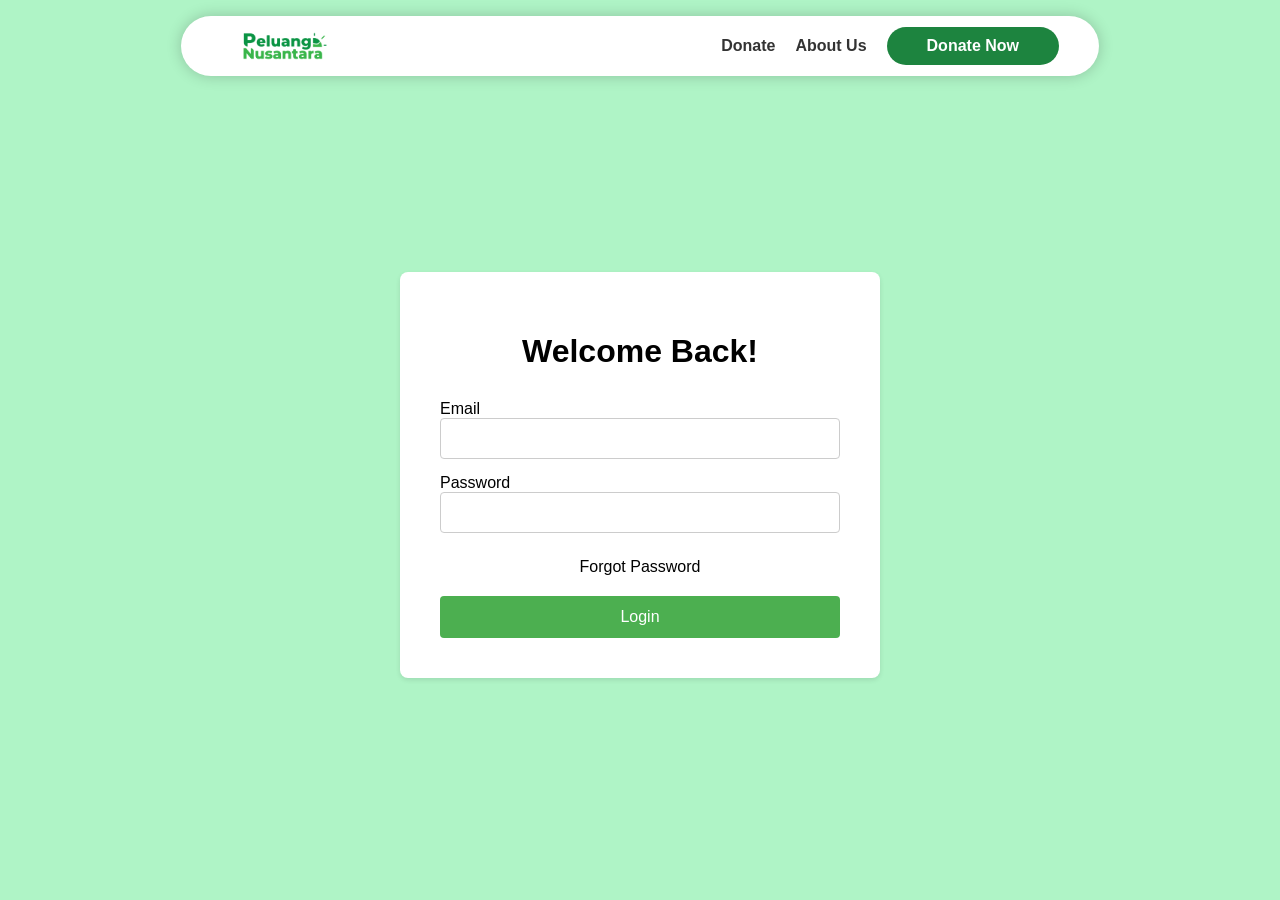
<file: html/login.html>
<!DOCTYPE html>
<html lang="en">

<head>
  <meta charset="UTF-8">
  <meta name="viewport" content="width=device-width, initial-scale=1.0">
  <title>Peluang Nusantara - Login</title>
  <link rel="stylesheet" href="../css/login.css">
  <link rel="stylesheet" href="../css/navbar.css">
</head>

<body>
  
  <header>
    <div class="navbar">
        <a href="../html/home.html">
            <img src="../assets/logo.png" class="mylogo" alt="Homepage" loading="lazy">
        </a>
        <nav>
            <ul>
                <!-- <li><a href="../html/home.html">Home</a></li> -->
                <li><a href="../html/donationmenu.html">Donate</a></li>
                <li><a href="#">About Us</a></li>
                <li>
                    <a href="../html/register.html" class="joinuss">
                        Donate Now
                    </a>
                </li>
            </ul>
        </nav>
    </div>
</header>

  <div class="container">
    <div class="content">
      <h1>Welcome Back!</h1>
      <form action="../html/home.html" method="post">
        <label for="email">Email</label>
        <input type="email" id="email" name="email" required>

        <label for="password">Password</label>
        <input type="password" id="password" name="password" required>

        <div class="password-link">
          <a href="../html/login.html">Forgot Password</a>
        </div>

        <button type="submit">Login</button>
      </form>

    </div>
  </div>
</body>

</html>
</file>
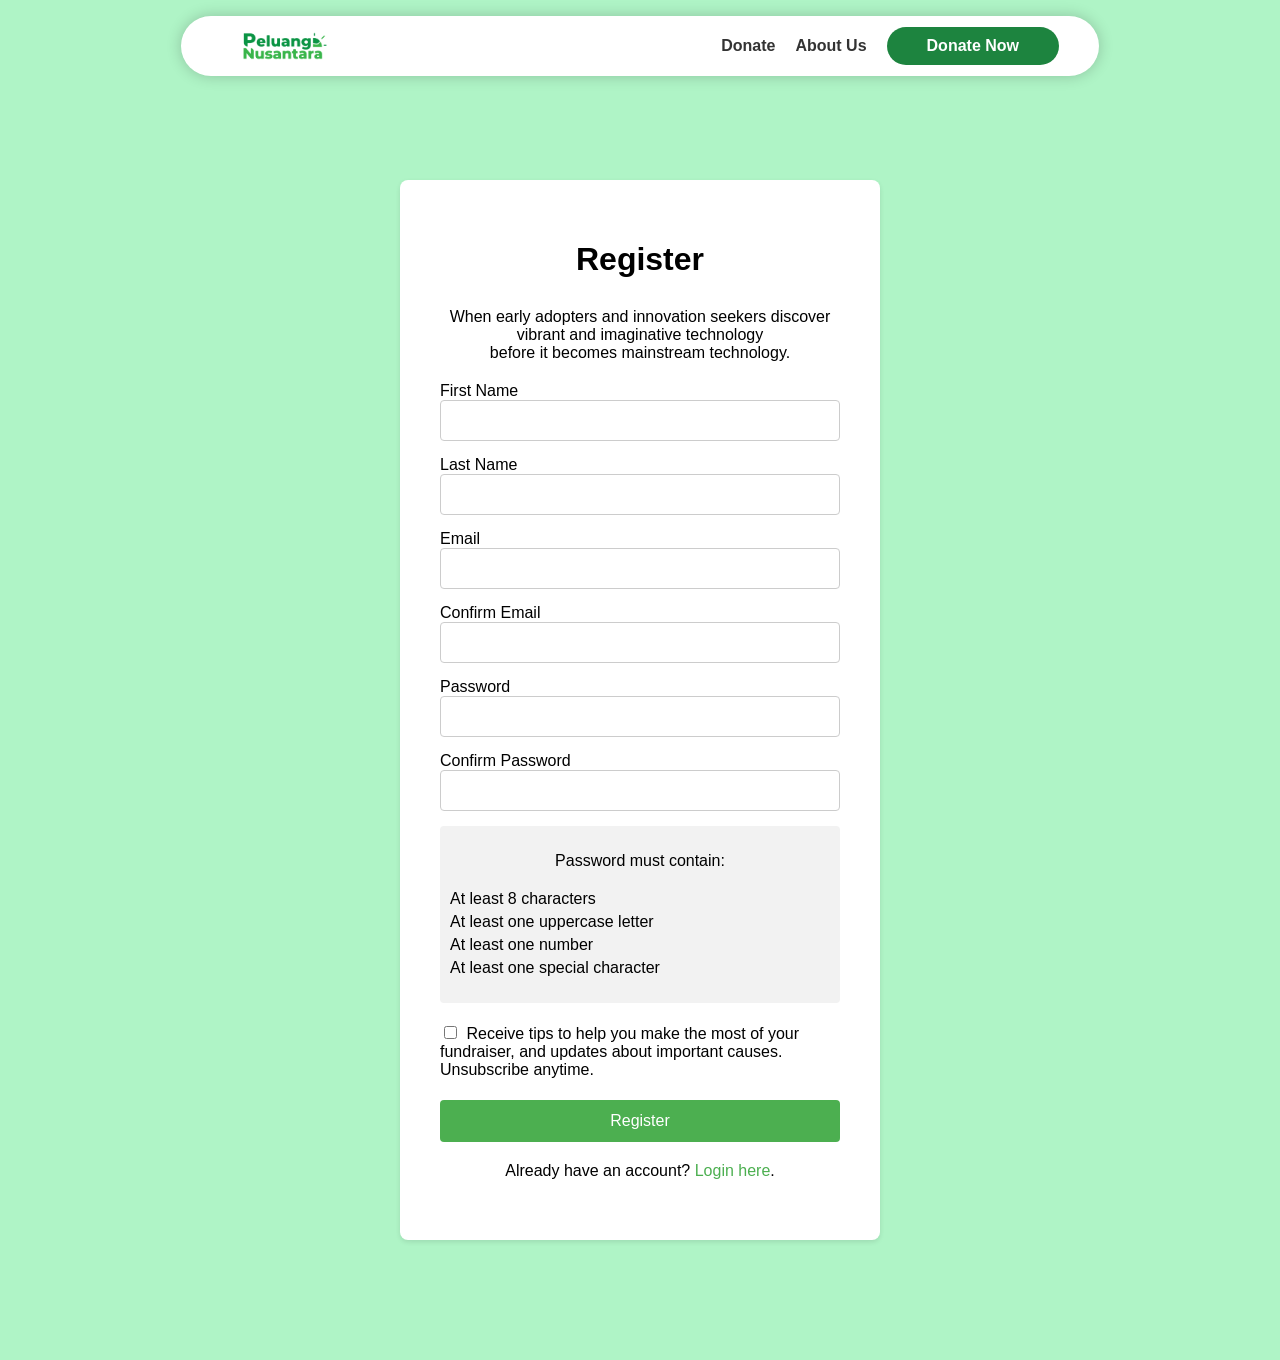
<file: html/register.html>
<!DOCTYPE html>
<html lang="en">

<head>
    <meta charset="UTF-8">
    <meta name="viewport" content="width=device-width, initial-scale=1.0">
    <title>Peluang Nusantara - Register</title>
    <link rel="stylesheet" href="../css/register.css">
    <link rel="stylesheet" href="../css/navbar.css">
</head>

<body>
    <header>
        <div class="navbar">
            <a href="../html/home.html">
                <img src="../assets/logo.png" class="mylogo" alt="Homepage" loading="lazy">
            </a>
            <nav>
                <ul>
                    <!-- <li><a href="../html/home.html">Home</a></li> -->
                    <li><a href="../html/donationmenu.html">Donate</a></li>
                    <li><a href="#">About Us</a></li>
                    <li>
                        <a href="../html/register.html" class="joinuss">
                            Donate Now
                        </a>
                    </li>
                </ul>
            </nav>
        </div>
    </header>

    <div class="container">
        <div class="content">
            <h1>Register</h1>
            <p>When early adopters and innovation seekers discover vibrant and imaginative technology <br> before it
                becomes
                mainstream technology.</p>
            <form action="/submit_registration" method="post">
                <label for="firstName">First Name</label>
                <input type="text" id="firstName" name="firstName" required>

                <label for="lastName">Last Name</label>
                <input type="text" id="lastName" name="lastName" required>

                <label for="email">Email</label>
                <input type="email" id="email" name="email" required>

                <label for="confirmEmail">Confirm Email</label>
                <input type="email" id="confirmEmail" name="confirmEmail" required>

                <label for="password">Password</label>
                <input type="password" id="password" name="password" required>

                <label for="confirmPassword">Confirm Password</label>
                <input type="password" id="confirmPassword" name="confirmPassword" required>

                <div class="password-requirements">
                    <p>Password must contain:</p>
                    <ul>
                        <li>At least 8 characters</li>
                        <li>At least one uppercase letter</li>
                        <li>At least one number</li>
                        <li>At least one special character</li>
                    </ul>
                </div>

                <label>
                    <input type="checkbox" name="terms"> Receive tips to help you make the most of your fundraiser,
                    and updates about important causes. Unsubscribe anytime.
                </label>

                <button type="submit">Register</button>
            </form>

            <div class="login-link">
                <p>Already have an account? <a href="../html/login.html">Login here</a>.</p>
            </div>
        </div>
    </div>

    <script>
        window.addEventListener('scroll', (event) => {
            let scroll = this.scrollY;
            if (scroll >= 100) {
                document.getElementsByClassName('navbar')[0]
                    .setAttribute('style', `
                        width: 90%;
                        background-color: rgba(255, 255, 255, 0.65);
                        backdrop-filter: blur(5px);
                    `);
            } else {
                document.getElementsByClassName('navbar')[0]
                    .setAttribute('style', `
                        width: 70%;
                        background-color: rgba(255, 255, 255, 1);
                        backdrop-filter: blur(0px);
                    `);
            }
        })
    </script>
</body>

</html>
</file>
<file: css/register.css>
body {
  font-family: sans-serif;
  background-color: rgba(175, 244, 198, 1);
  margin: 0;
  display: flex;
  flex-direction: column;
  align-items: center;
}

header {
  width: 98%;
}

.container {
  display: flex;
  justify-content: center;
  align-items: center;
  height: calc(100vh - -25em); /* Adjust this value if your navbar height is different */
  width: 100%;
}

.content {
  background-color: #fff;
  padding: 40px;
  border-radius: 8px;
  box-shadow: 0 2px 5px rgba(0, 0, 0, 0.1);
  width: 400px;
  /* margin-top: 10px; */
  /* margin-left: 65.7%; */
  /* transform: translate(202%, 2%); */
}

.content h1 {
  text-align: center;
  margin-bottom: 30px;
}

.content p {
  text-align: center;
  margin-bottom: 20px;
}

input[type="text"],
input[type="email"],
input[type="password"] {
  width: 100%;
  padding: 12px;
  border: 1px solid #ccc;
  border-radius: 4px;
  box-sizing: border-box;
  margin-bottom: 15px;
}

input[type="checkbox"] {
  margin-right: 5px;
  /* padding: 20px; */
}

.content button {
  background-color: #4CAF50;
  color: white;
  padding: 12px 20px;
  border: none;
  border-radius: 4px;
  cursor: pointer;
  width: 100%;
  font-size: 16px;
  margin-top: 21px;
}

.content button:hover {
  background-color: #45a049;
}

.login-link {
  text-align: center;
  margin-top: 20px;
  /* margin-bottom: 20px; */
}

.login-link a {
  color: #4CAF50;
  text-decoration: none;
}

.password-link {
    text-align: center;
    margin-top: 10px;
    margin-bottom: 20px;
}

.password-link a {
  color: black;
  text-decoration: none;
}

.login-link a:hover {
  text-decoration: underline;
}

.password-requirements {
  margin-bottom: 20px;
  background-color: #f2f2f2;
  padding: 10px;
  border-radius: 4px;
}

.password-requirements ul {
  list-style: none;
  padding: 0;
}

.password-requirements li {
  margin-bottom: 5px;
}

.content label {
    margin-bottom: 5px;
}
</file>
<file: css/navbar.css>
body {
    margin: 0;
    font-family: sans-serif;
}

header {
    display: flex;
    justify-content: center;
    position: sticky;
    top: 1em;
    z-index: 99;
}

.navbar {
    display: flex;
    justify-content: space-between;
    align-items: center;
    padding: 10px 20px;
    background-color: rgba(255, 255, 255, 1);
    box-shadow: 0px 0px 15px rgba(0, 0, 0, 0.2);
    width: 70%;
    border-radius: 40px;
    transition: 1s ease;
}

nav ul {
    display: flex;
    list-style-type: none;
    padding: 0;
    margin: 0;
    align-items: center;
}

nav ul li {
    margin-right: 20px;
}

nav ul li a {
    text-decoration: none;
    color: #333;
    font-weight: bold;
    transition: 0.3s ease;
}

nav ul li a:hover {
    color: #007BFF;
    letter-spacing: 1px;
}

.mylogo {
    /* position: absolute;
  left: 46%;
  transform: translateX(-50%);
  transform: translateY(-50%); */
    display: flex;
    justify-content: left;
    max-height: 40px;
    margin-left: 40%;
}

.joinuss {
    display: flex;
    align-items: center;
    background: rgb(29, 132, 63);
    color: white;
    padding: 10px 40px;
    border-radius: 30px;
    transition: 0.3s ease;
}

.joinuss:hover {
    transform: scale(1.05);
    margin-right: -5px;
    color: white;
    letter-spacing: 1px;
}
</file>
<file: css/donationinti.css>
body {
    font-family: Arial, sans-serif;
}

hr {
    margin-top: 3%;
    max-width: 80%;
}

.lower-container {
    display: block;
}

.lower-container img {
    width: 100%;
    height: 100%;
    object-fit: cover;
}

.lower-container a {
    text-decoration: none;
    color: inherit;
    display: block;
    padding: 20px 0;
}

.lower-category {
    position: relative;
    width: 100%;
    height: 800px;
    box-sizing: border-box;
    overflow: hidden;
}

.lower-category .overlay {
    position: absolute;
    top: 0;
    left: 0;
    width: 100%;
    height: 100%;
    color: white;
    display: flex;
    flex-direction: column;
    align-items: baseline;
    justify-content: end;
    text-align: center;
    padding: 20px;
    border-radius: 10px;
}

.lower-category .overlay button {
    color: black;
    transform: translate(313%, -50%);
    border-radius: 67px;
    width: 7em;
    height: 2em;
    font-size: 3em;
}

.lower-category h3 {
    margin: 20px 20px 10px;
    font-size: 4.5rem;
}

.lower-category p {
    margin: 0 0 87px;
    font-size: 1.5rem;
}

.discover {
    display: flex;
    width: calc(100% - 80px);
    justify-content: end;
}

.lower-category .overlay .discover .discover-btn a {
    text-decoration: none;
    justify-content: end;
    width: auto;
    text-align: right;
    display: block;
    padding: 10px 30px;
    background: white;
    color: black;
    font-size: large;
    border-radius: 40px;
    font-weight: bold;
    margin-top: -50px;
    margin-bottom: 50px;
    transition: .3s ease;
}

.lower-category .overlay .discover .discover-btn a:hover {
    transform: scale(1.05)
}

.button {
    display: block;
    width: 150px;
    padding: 10px;
    margin: 20px auto;
    background-color: #008CBA;
    color: #fff;
    text-align: center;
    text-decoration: none;
    display: inline-block;
    font-size: 16px;
    border-radius: 5px;
}

.button:hover {
    background-color: #0077cc;
}

.container {
    display: flex;
    flex-wrap: wrap;
    justify-content: center;
}

.card {
    width: 263px;
    height: 282px;
    margin: 36px 10px -4px 10px;
    padding: 20px;
    background-color: #fff;
    box-shadow: 0 4px 8px 0 rgba(0, 0, 0, 0.2);
    transition: 0.3s;
    border-radius: 10px;
}

.card a {
    text-decoration: none;
    color: black;
}

.card:hover {
    box-shadow: 0 8px 16px 0 rgba(0, 0, 0, 0.2);
    transform: scale(1.01);
}

.card-img {
    width: 100%;
    height: 150px;
    object-fit: cover;
    border-radius: 5px;
}

.card-imgs {
    width: 100%;
    height: 150px;
    object-fit: cover;
}

.card-title {
    padding: 10px;
    font-weight: bold;
}

.card-text {
    padding: 10px;
}

.progress-container {
    width: 100%;
    height: 10px;
    background-color: #ddd;
    margin: 10px 0;
    border-radius: 5px;
}

.progress-bar {
    height: 100%;
    background-color: #4CAF50;
    width: 50%;
    border-radius: 5px;
    /* Adjust percentage as needed */
}

.show-more-container {
    display: flex;
    width: calc(100% - 100px);
    justify-content: end;
    padding: 40px;
}

.show-more {
    background-color: rgb(255, 255, 255);
    color: rgba(0, 0, 0, 0.8);
    padding: 10px 20px;
    text-align: center;
    text-decoration: none;
    display: inline-block;
    font-size: 16px;
    border-radius: 5px;
    margin-top: 10px;
    border: 2px solid rgb(227, 227, 227);
    border-radius: 14px;
    cursor: pointer;
    transition: .3s ease;
}

.show-more:hover {
    background-color: rgb(222, 222, 222);
}

.title {
    /* text-align: center; */
    padding: 10px;
    /* background-color: #4CAF50; */
    color: black;
    margin-bottom: 10px;
    font-size: 3.5rem;
    transform: translateX(3%);
    margin-top: 5%;
    max-width: 80%;
}

.title h1 {
    margin: 0;
}
</file>
<file: css/footer-atass.css>
.footer {
    display: flex;
    justify-content: space-between;
    align-items: center;
    padding: 20px;
    background-color: #f5f5f5;
    color: #333;
}

.footer-logo {
    display: flex;
    align-items: center;
}

.footer-logo img {
    width: 180px;
    height: auto;
    margin-right: 10px;
}

.footer-nav {
    display: flex;
    justify-content: space-around;
    width: 50%;
}

.footer-nav ul {
    list-style: none;
    padding: 0;
    margin: 0;
    text-align: left;
}

.footer-nav li {
    margin-bottom: 10px;
}

.footer-nav a {
    color: #333;
    text-decoration: none;
}

.footer-nav a:hover {
    text-decoration: underline;
}
</file>
<file: css/footer-bawah.css>
/* Footer Links */
.footer-links {
  display: flex;
  justify-content: space-between;
  align-items: center;
  margin-top: 20px;
  margin-bottom: 20px;
}

.footer-links a {
  color: #333;
  text-decoration: none;
  font-size: 14px;
  font-weight: 400;
  margin: -10px 10px;
}

.footer-links a:hover {
  text-decoration: underline;
}
</file>
<file: css/donationmenu.css>
body {
  font-family: Arial, Helvetica, sans-serif;
  background-color: #f4f4f4;
  margin: 0;
}

hr {
  max-width: 80%;
}

.container {
  width: 80%;
  margin: 0 auto;
  padding: 20px;
  max-width: 1081px;
}

h1 {
  text-align: center;
  margin-bottom: 20px;
  color: #333;
}

.categories {
  display: flex;
  justify-content: center;
  flex-wrap: wrap;
  margin-bottom: 62px;
}

.category {
  width: 300px;
  margin: 10px;
  padding: 20px;
  background-color: #fff;
  border-radius: 5px;
  box-shadow: 0px 0px 10px rgba(0, 0, 0, 0.1);
}

.category img {
  width: 100%;
  height: 200px;
  object-fit: cover;
  border-radius: 5px;
  margin-bottom: 10px;
}

.category h3 {
  margin-bottom: 5px;
  color: #333;
}

.category a {
  text-decoration: none;
}

.category p {
  color: #666;
}

.lower-container {
  display: block;
}

.lower-container img {
  width: 100%;
  height: 100%;
  object-fit: cover;
}

.lower-container a {
  text-decoration: none;
  color: inherit;
  display: block;
  padding: 20px 0;
}

.lower-category {
  position: relative;
  width: 100%;
  height: 800px;
  box-sizing: border-box;
  overflow: hidden;
}

.lower-category .overlay {
  position: absolute;
  top: 0;
  left: 0;
  width: 100%;
  height: auto;
  color: white;
  display: flex;
  flex-direction: column;
  align-items: baseline;
  justify-content: end;
  text-align: center;
  padding: 20px;
  border-radius: 10px;
  transform: translateY(190%);
}

.lower-category h3 {
  margin: 20px 20px 10px;
  font-size: 4.5rem;
}

.lower-category p {
  margin: 0 0 60px;
  font-size: 1.5rem;
}

.button {
  display: block;
  width: 150px;
  padding: 10px;
  margin: 20px auto;
  background-color: #008CBA;
  color: #fff;
  text-align: center;
  text-decoration: none;
  display: inline-block;
  font-size: 16px;
  border-radius: 5px;
}

.button:hover {
  background-color: #0077cc;
}

footer {
  background-color: #333;
  color: #fff;
  padding: 20px;
  /* text-align: left; */
  margin-top: 50px;
}

footer a {
  color: #fff;
  text-decoration: none;
}

footer a:hover {
  text-decoration: underline;
}

.logo {
  display: inline-block;
  margin-right: 20px;
}

.nav {
  display: flex;
  justify-content: flex-end;
  align-items: center;
  margin-bottom: 20px;
}

.nav a {
  color: #fff;
  text-decoration: none;
  margin-left: 20px;
}

.nav a:hover {
  text-decoration: underline;
}
</file>
<file: css/home.css>
/* .page2 {
  background-color: #f5f5f5;
  font-family: sans-serif;
  color: #333;
  display: flex;
  flex-direction: column;
  align-items: center;
  justify-content: center;
  min-height: 100vh;
  max-width: 800px;
  padding: 30px;
}

.page2 h1 {
  font-size: 3em;
  margin-bottom: 20px;
}

.page2 h2 {
  font-size: 1.5em;
  margin-bottom: 10px;
}

.page2 p {
  line-height: 1.6;
  margin-bottom: 20px;
}   

.page2 a {
  color: #fff;
  text-decoration: none;
  padding: 10px 20px;
  background-color: #4CAF50;
  border-radius: 5px;
  display: inline-block;
}

.page2 image {
  width: 80%;
  height: 100%;
  object-fit: cover;
  margin-bottom: 20px;
} */

body {
    background-image: url('../assets/kevin-lehtla.jpg');
    background-attachment: fixed;
    background-position: 50% 40%;
}

.page2 {
    position: relative;
    width: 100%;
    margin: auto;
}

.page2 img {
    width: 100%;
    height: auto;
    display: block;
}

.banner {
    height: 98vh;
    /* background-image: url('../assets/kevin-lehtla.jpg'); */
    background: linear-gradient(180deg, rgba(153,153,153,0) 0%, rgba(153,153,153,0) 70%, rgba(153,153,153,1) 100%);
    /* background-size: cover; */
    /* background-attachment: fixed; */
    /* background-position: center -49em; */
    position: relative;
    display: flex;
    justify-content: center;
    align-items: center;
}

.text {
    position: absolute;
    top: 60%;
    left: 2%;
    text-align: left;
    padding: 20px;
    color: white;
    width: 1259px;
    font-size: 2em;
    text-shadow: 0 0 10px rgba(0, 0, 0, 0.25);
    line-height: 40px;
}

.text h1 {
    font-size: 3em;
    margin-bottom: 20px;
}

.text h2 {
    font-size: 1.5em;
    margin-bottom: 10px;
    font-weight: normal;
}

.text p {
    line-height: 1.6;
    font-size: 1.2rem;
    margin-bottom: 20px;
    max-width: 70%;
}

.discover-btn button {
    position: absolute;
    top: 82%;
    right: 4%;
    transform: scale(1);
    background-color: white;
    border-radius: 15px;
    border: 2px solid transparent;
    box-shadow: 0px 4px 6px rgba(0, 0, 0, 0.15);
    padding: 10px;
    font-size: 1.5em;
    width: 9em;
    height: 3em;
    cursor: pointer;
    transition: .3s ease;
}

.discover-btn button:hover {
    transform: scale(1.05);
}

.faq {
    text-align: left;
    padding: 50px 40px;
    background-color: rgba(32, 53, 39, 1);
}

.faq h2 {
    color: white;
    font-size: 2.5em;
    margin-bottom: 1em;
}

.faq p {
    color: white;
    font-size: 1em;
    margin-bottom: 2em;
    margin-top: -25px;
}

.faq button {
    background-color: white;
    color: #224332;
    padding: 1em 2em;
    border: none;
    border-radius: 20px;
    cursor: pointer;
    font-size: 0.7em;
    transition: .3s ease;
}

.faq button:hover {
    transform: scale(1.05);
}

.niga {
    /* background-color: rgba(175, 244, 198, 1); */
    background: url("../assets/teeth.jpg") left no-repeat;
    background-size: 120%;
    height: 70vh;
    text-align: left;
    padding: 40px 20px;
}

.text-background {
    position: absolute;
    width: calc(100% - 80px);
    height: 70vh;
    padding: 40px;
    margin-top: -40px;
    margin-left: -20px;
    background: linear-gradient(270deg, rgba(153,153,153,0) 0%, rgba(153,153,153,0) 30%, rgba(153,153,153,1) 100%);
    z-index: 0;
}

.niga h2 {
    color: rgba(255, 255, 255, 1);
    font-size: 4em;
    max-width: 50rem;
    line-height: 1.5;
    font-weight: bold;
    text-shadow: 0 0 10px rgb(0 0 0 / 25%);
    z-index: 1;
}

.niga p {
    color: rgba(255, 255, 255, 1);
    line-height: 1.5;
    font-size: 20px;
    margin-top: -38px;
    max-width: 600px;
    text-shadow: 0 0 10px rgb(0 0 0 / 25%);
    z-index: 1;
}

.jawa {
    display: flex;
    justify-content: center;
    align-items: center;
    background: rgb(29,132,63);
    background: linear-gradient(0deg, rgba(29,132,63,0) 0%, rgba(83,203,122,1) 27%, rgba(83,203,122,1) 100%);
    text-align: left;
    font-family: Arial, sans-serif;
    /* padding: 30px 40px; */
    height: 100vh;
    width: 100%;
    margin-top: -92px;
}

.jawa h2 {
    color: rgba(51, 51, 51, 1);
    /* font-size: 50px; */
    line-height: 1.3;
    max-width: 12em;
    text-shadow: 2px 2px 4px rgba(0, 0, 0, 0.5);
    font-size: 7em
}

/* home.css */

.container {
    display: flex;
    justify-content: space-around;
    align-items: center;
    width: 100%;
    height: auto;
    flex-wrap: wrap;
    padding: 30px 0;
    background: white;
    /* background: linear-gradient(180deg, rgba(255, 255, 255,0) 0%, rgba(255, 255, 2552,1) 30%, rgba(255, 255, 2552,1) 100%); */
}

.card {
    display: flex;
    flex-direction: column;
    align-items: center;
    width: 320px;
    height: 370px;
    border: 1px solid #ddd;
    border-radius: 5px;
    box-shadow: 0 2px 5px rgba(0, 0, 0, 0.1);
    margin-bottom: 15px;
    overflow: hidden;
    background-color: white;
}

.card img {
    width: 100%;
    height: 250px;
    object-fit: cover;
    border-top-left-radius: 5px;
    border-top-right-radius: 5px;
    transition: .3s ease;
}

.card h2 {
    margin-top: 20px;
    font-size: 1.2rem;
    font-weight: bold;
    text-align: center;
}

.card p {
    margin-top: 5px;
    font-size: 0.9rem;
    color: #555;
    text-align: center;
    transition: .3s ease;
}

.progress {
    width: 80%;
    height: 10px;
    background-color: #eee;
    border-radius: 5px;
    margin-top: 10px;
    overflow: hidden;
}

.progress-bar {
    height: 100%;
    background-color: #4CAF50;
    border-radius: 5px;
}

.card .donation {
    display: flex;
    justify-content: center;
    align-items: center;
    width: 80%;
    height: 25px;
    background-color: #f2f2f2;
    border-radius: 5px;
    margin-top: 10px;
}

.card .donation span {
    font-size: 0.8rem;
    color: #555;
}

.card-link {
    text-decoration: none;
    color: inherit;
    text-decoration: underline;
    text-decoration-color: rgba(0, 0, 0, 0);
    transition: .3s ease;
    /* Pindahkan warna dari parent */
}

.card-link:hover {
    text-decoration: underline;
    text-decoration-color: rgba(0, 0, 0, 1);
    transform: scale(0.95);
    /* Tambahkan garis bawah saat dihover */
}

/* .card-link:hover .card img {
} */

.card-link:hover .card p {
    font-size: 1.1rem;
}

.arrow-circle {
    width: 50px;
    height: 50px;
    background: url('../assets/arrow-circle.png') center no-repeat;
    background-size: contain;
    cursor: pointer;
    transition: .3s ease;
}

.arrow-circle.bottom {
    transform: rotate(0deg)
}

.arrow-circle:hover {
    transform: scale(1.05);
}

.arrow-circle#scrollDown {
    position: absolute;
    right: 50px;
    top: 67%;
}
</file>
<file: css/information.css>
body {
    font-family: Arial, Helvetica, sans-serif;
}

.main-content {
    margin-top: 2%;
}

.content2 {
    display: flex;
}

.left {
    width: 65%;
    padding: 20px;
    padding-top: 20px;
    padding-top: 0;
    margin-left: 20px;
}

.left img {
    border-radius: 15px;
}

.right {
    height: 50%;
    margin-left: 22px;
    width: 20%;
    padding: 20px;
    border-radius: 10px;
    border: 2px solid rgba(179, 179, 179, 1);
    /* box-shadow: 0px 4px 6px rgba(51, 51, 51, 1); */
}

.title {
    text-align: left;
    font-size: 62px;
    margin-bottom: 20px;
    margin-left: 39px;
}

.image {
    width: 100%;
    margin-bottom: 20px;
}

.content {
    margin-bottom: 20px;
}

.update {
    margin-bottom: 10px;
}

.update h2 {
    font-weight: bold;
}

.organizer {
    font-weight: bold;
    margin-bottom: 10px;
}

.organizer-info {
    display: flex;
    align-items: center;
}

.person {
    margin-right: 10px;
}

.person img {
    width: 40px;
    height: 40px;
    border-radius: 50%;
    align-self: start;
    margin-top: 15px;
}

.contact {
    background-color: rgb(255, 255, 255);
    color: rgba(0, 0, 0, 0.8);
    padding: 10px 20px;
    text-align: center;
    text-decoration: none;
    display: inline-block;
    font-size: 16px;
    border-radius: 5px;
    margin-top: 10px;
    border: 2px solid rgb(227, 227, 227);
    border-radius: 14px;
}

.words-of-support {
    margin-bottom: 10px;
}

.words-of-support h2 {
    font-weight: bold;
}

.support-item {
    display: flex;
    align-items: center;
    margin-bottom: 10px;
}

.support-person {
    margin-right: 10px;
    align-self: start;
    margin-top: 15px;
}

.support-person img {
    width: 40px;
    height: 40px;
    border-radius: 50%;
}

.support-text {
    margin-bottom: 5px;
}

.support-text.name {
    font-weight: bold ;
}

.support-text.date {
    margin-top: -5px;
    opacity: .75;
}

button {
    background-color: rgb(255, 255, 255);
    color: rgba(0, 0, 0, 0.8);
    padding: 10px 20px;
    text-align: center;
    text-decoration: none;
    display: inline-block;
    font-size: 16px;
    border-radius: 5px;
    margin-top: 10px;
    border: 2px solid rgb(227, 227, 227);
    border-radius: 14px;
    cursor: pointer;
    transition: .3s ease;
}

button:hover {
    background-color: rgb(222, 222, 222);
}

.footer {
    text-align: left;
    margin-top: 20px;
    font-size: 12px;
}

.right .title {
    text-align: center;
    font-size: 32px;
    margin-bottom: 20px;
    margin-left: 15px;
}

.right .donation-bar {
    background-color: #eee;
    height: 10px;
    border-radius: 5px;
    overflow: hidden;
    margin-bottom: 10px;
}

.right .donation-bar .progress {
    background-color: #4CAF50;
    height: 100%;
    width: 75%;
    border-radius: 5px 0 0 5px;
}

.right .donate-button {
    background-color: #4CAF50;
    color: white;
    padding: 10px 20px;
    text-align: center;
    text-decoration: none;
    display: inline-block;
    border-radius: 38px;
    margin-top: 9px;
    margin-bottom: 20px;
    font-size: 1em;
    width: 100%;
    border-style: none;
}

.right .donations {
    margin-bottom: 20px;
}

.right .donation-item {
    display: flex;
    align-items: center;
    margin-bottom: 10px;
}

.right .donation-item div:not(.donation-item) {
    line-height: 5px;
}

.right .donation-person {
    margin-right: 10px;
    align-self: start;
    margin-top: 15px;
}

.right .donation-person img {
    width: 40px;
    height: 40px;
    border-radius: 50%;
}

.right .donation-amount {
    font-weight: bold;
    font-size: larger;
}

.right .date {
    font-size: small;
    opacity: .5;
}

.right .see-all-button,
.right .see-top-button {
    background-color: rgba(175, 244, 198, 0.34);
    color: black;
    padding: 10px 20px;
    text-align: center;
    text-decoration: none;
    display: inline-block;
    font-size: 16px;
    border-radius: 13px;
    margin-top: 10px;
    margin-left: 36px;
    border-style: none;
    border: 2px solid rgb(203, 233, 216);
}

.right .see-all-button {
    margin-right: 10px;
}
</file>
<file: css/modal.css>
.modal {
    display: none;
    /* Hidden by default */
    position: fixed;
    /* Stay in place */
    z-index: 1;
    /* Sit on top */
    left: 0;
    top: 0;
    width: 100%;
    /* Full width */
    height: 100%;
    /* Full height */
    overflow: auto;
    /* Enable scroll if needed */
    background-color: rgb(0, 0, 0);
    /* Fallback color */
    background-color: rgba(0, 0, 0, 0.4);
    /* Black w/ opacity */
}

.modal-content {
    background-color: #fefefe;
    margin: 15% auto;
    /* 15% from the top and centered */
    padding: 20px;
    border: 1px solid #888;
    width: 80%;
    /* Could be more or less, depending on screen size */
}

.close {
    color: #aaa;
    float: right;
    font-size: 28px;
    font-weight: bold;
}

.close:hover,
.close:focus {
    color: black;
    text-decoration: none;
    cursor: pointer;
}
</file>
<file: css/payment.css>
body {
    font-family: sans-serif;
    background-color: #f4f4f4;
}

.content {
    max-width: 600px;
    margin: 50px auto;
    background-color: #fff;
    padding: 30px;
    border-radius: 5px;
    box-shadow: 0 2px 5px rgba(0, 0, 0, 0.1);
}

h2 {
    font-size: 24px;
    margin-bottom: 20px;
    color: #333;
}

label {
    display: block;
    margin-bottom: 5px;
    font-weight: bold;
    color: #555;
}

input[type="text"],
input[type="email"],
textarea,
input[type="number"],
input[type="checkbox"] {
    width: 100%;
    padding: 10px;
    margin-bottom: 15px;
    border: 1px solid #ccc;
    border-radius: 3px;
    box-sizing: border-box;
}

input[type="checkbox"] {
    margin-right: 5px;
    vertical-align: middle;
}

.payment-method {
    white-space: nowrap;
    margin-bottom: 20px;
}

.payment-method button {
    display: inline-block;
    width: 290px;
    background-color: #ffffff;
    color: #000000;
    border: 1px solid #000000;
    padding: 15px 20px;
    border-radius: 10px;
    cursor: pointer;
    margin-right: 10px;
}

.payment-method button:hover {
    background-color: #7a7777;
}

.continue-payment {
    background-color: #4CAF50;
    color: #fff;
    border: none;
    padding: 12px 30px;
    border-radius: 30px;
    cursor: pointer;
    display: block;
    margin: 0 auto;
    font-size: 18px;
    width: 200px;
    transition: background-color 0.3s ease;
}

.continue-payment:hover {
    background-color: #45a049;
}

.terms {
    margin-top: 20px;
    font-size: 14px;
    color: #777;
}

.terms a {
    color: #333;
    text-decoration: none;
}

.terms a:hover {
    text-decoration: underline;
}

.card-details {
    display: flex;
    flex-direction: column;
    width: 300px;
}

.card-details .expiry-cvv {
    height: 30px;
    width: 135%;
    margin-bottom: 7%;
    display: flex;
}

.card-details input {
    height: 30px;
    width: 200%;
    border: 2px solid #ccc;
    border-radius: 4px;
    padding: 0 10px;
    font-size: 14px;
    margin-bottom: 2px;
}


.card-details .expiry-cvv .expiry-date,
.card-details .expiry-cvv .cvv {
    flex: auto;
    margin-right: 0px;
    max-width: 200px;
}

.card-details .expiry-cvv .cvv {    
    align-items: left;
}

input[type="text"]:focus {
    outline: none;
    border-color: #4CAF50;
}

.terms-checkbox {
    display: flex;
    align-items: center;
    margin-bottom: 15px; 
  }
  
  .terms-checkbox input[type="checkbox"] {
    margin-right: 10px;
    width: 20px; 
    height: 20px; 
  }
</file>
<file: css/thankyou.css>
/* body {
    font-family: sans-serif;
    display: flex; 
    align-items: center;
    justify-content: center;
    height: 100vh;
    margin: 0;
    background-color: #f4f4f4;
  } */

#thanksModal {
  max-width: 600px;
  margin: 50px auto;
  background-color: #fff;
  padding: 30px;
  border-radius: 5px;
  outline: 2px solid black;
  text-align: center;
  top: 46%;
  left: 50%;
  transform: translate(-50%, -50%);
  height: 450px;
  position: fixed;
}

#thanksModal h1 {
  font-size: 3em;
  margin-bottom: 0.5em;
}

#thanksModal p {
  font-size: 1.2em;
  margin-bottom: 1em;
}

#thanksModal button {
  background-color: #4CAF50;
  border: none;
  color: white;
  padding: 1em 2em;
  text-align: center;
  text-decoration: none;
  display: inline-block;
  font-size: 1.2em;
  border-radius: 20px;
  cursor: pointer;
}
</file>
<file: css/login.css>
body {
  font-family: sans-serif;
  background-color: rgba(175, 244, 198, 1);
  margin: 0;
  display: flex;
  flex-direction: column;
  align-items: center;
}

header {
  width: 98%;
}

.container {
  display: flex;
  justify-content: center;
  align-items: center;
  width: 100%;
  height: calc(100vh - 70px);
}

.content {
  background-color: #fff;
  padding: 40px;
  border-radius: 8px;
  box-shadow: 0 2px 5px rgba(0, 0, 0, 0.1);
  width: 400px;
  /* margin-left: 65.7%; */
  /* height: 75%; */
  /* transform: translate(4%, 1%); */
}

.content h1 {
  text-align: center;
  margin-bottom: 30px;
}

.content p {
  text-align: center;
  margin-bottom: 20px;
}

input[type="text"],
input[type="email"],
input[type="password"] {
  width: 100%;
  padding: 12px;
  border: 1px solid #ccc;
  border-radius: 4px;
  box-sizing: border-box;
  margin-bottom: 15px;
}

input[type="checkbox"] {
  margin-right: 5px;
  /* padding: 20px; */
}

.content button {
  background-color: #4CAF50;
  color: white;
  padding: 12px 20px;
  border: none;
  border-radius: 4px;
  cursor: pointer;
  width: 100%;
  font-size: 16px;
}

.content button:hover {
  background-color: #45a049;
}

.login-link {
  text-align: center;
  margin-top: 20px;
  /* margin-bottom: 20px; */
}

.login-link a {
  color: #4CAF50;
  text-decoration: none;
}

.password-link {
    text-align: center;
    margin-top: 10px;
    margin-bottom: 20px;
}

.password-link a {
  color: black;
  text-decoration: none;
}

.login-link a:hover {
  text-decoration: underline;
}

.password-requirements {
  margin-bottom: 20px;
  background-color: #f2f2f2;
  padding: 10px;
  border-radius: 4px;
}

.password-requirements ul {
  list-style: none;
  padding: 0;
}

.password-requirements li {
  margin-bottom: 5px;
}

.content label {
    margin-bottom: 5px;
}
</file>
